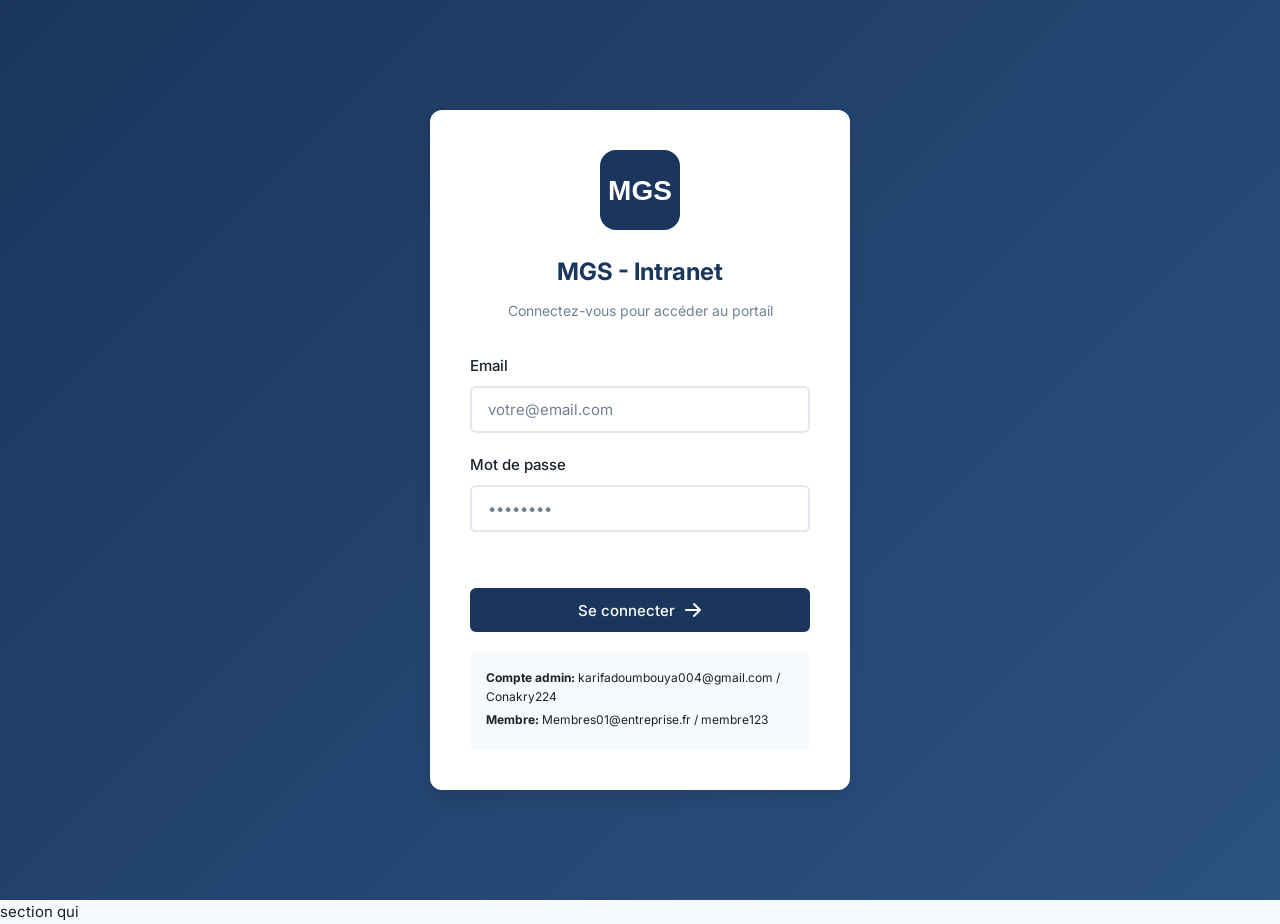
<file: index.html>
<!DOCTYPE html>
<html lang="fr">
<head>
    <meta charset="UTF-8">
    <meta name="viewport" content="width=device-width, initial-scale=1.0">
    <title>Intranet Entreprise</title>
    <link rel="preconnect" href="https://fonts.googleapis.com">
    <link rel="preconnect" href="https://fonts.gstatic.com" crossorigin>
    <link href="https://fonts.googleapis.com/css2?family=Inter:wght@300;400;500;600;700&display=swap" rel="stylesheet">
    <link rel="stylesheet" href="styles.css">
</head>
<body>
    <!-- Page de connexion -->
    <div id="login-page" class="login-container">
        <div class="login-box">
            <div class="login-header">
                <div class="logo">
                    <svg width="80" height="80" viewBox="0 0 80 80" fill="none">
                        <rect width="80" height="80" rx="16" fill="#1a365d"/>
                        <text x="40" y="50" font-family="Arial, sans-serif" font-size="28" font-weight="bold" fill="white" text-anchor="middle">MGS</text>
                    </svg>
                </div>
                <h1>MGS - Intranet</h1>
                <p>Connectez-vous pour accéder au portail</p>
            </div>
            <form id="login-form">
                <div class="form-group">
                    <label for="email">Email</label>
                    <input type="email" id="email" placeholder="votre@email.com" required>
                </div>
                <div class="form-group">
                    <label for="password">Mot de passe</label>
                    <input type="password" id="password" placeholder="••••••••" required>
                </div>
                <div id="login-error" class="error-message"></div>
                <button type="submit" class="btn btn-primary btn-block">
                    <span>Se connecter</span>
                    <svg width="20" height="20" viewBox="0 0 20 20" fill="currentColor">
                        <path fill-rule="evenodd" d="M10.293 3.293a1 1 0 011.414 0l6 6a1 1 0 010 1.414l-6 6a1 1 0 01-1.414-1.414L14.586 11H3a1 1 0 110-2h11.586l-4.293-4.293a1 1 0 010-1.414z"/>
                    </svg>
                </button>
            </form>
            <div class="login-info">
                <p><strong>Compte admin:</strong> karifadoumbouya004@gmail.com / Conakry224</p>
                <p><strong>Membre:</strong> Membres01@entreprise.fr / membre123</p>
            </div>
        </div>
    </div>

    <!-- Application principale -->section qui  
    <div id="app" class="app-container hidden">
        <!-- Sidebar -->
        <aside class="sidebar">
            <div class="sidebar-header">
                <div class="logo-small">
                    <svg width="40" height="40" viewBox="0 0 60 60" fill="none">
                        <rect width="60" height="60" rx="12" fill="white"/>
                        <text x="30" y="38" font-family="Arial, sans-serif" font-size="20" font-weight="bold" fill="#1a365d" text-anchor="middle">MGS</text>
                    </svg>
                </div>
                <span class="company-name">MGS</span>
            </div>
            <nav class="sidebar-nav">
                <a href="#" class="nav-item active" data-page="dashboard">
                    <svg width="20" height="20" viewBox="0 0 20 20" fill="currentColor">
                        <path d="M10.707 2.293a1 1 0 00-1.414 0l-7 7a1 1 0 001.414 1.414L4 10.414V17a1 1 0 001 1h2a1 1 0 001-1v-2a1 1 0 011-1h2a1 1 0 011 1v2a1 1 0 001 1h2a1 1 0 001-1v-6.586l.293.293a1 1 0 001.414-1.414l-7-7z"/>
                    </svg>
                    <span>Tableau de bord</span>
                </a>
                <a href="#" class="nav-item" data-page="informations">
                    <svg width="20" height="20" viewBox="0 0 20 20" fill="currentColor">
                        <path fill-rule="evenodd" d="M18 10a8 8 0 11-16 0 8 8 0 0116 0zm-7-4a1 1 0 11-2 0 1 1 0 012 0zM9 9a1 1 0 000 2v3a1 1 0 001 1h1a1 1 0 100-2v-3a1 1 0 00-1-1H9z"/>
                    </svg>
                    <span>Informations</span>
                </a>
                <a href="#" class="nav-item" data-page="projets">
                    <svg width="20" height="20" viewBox="0 0 20 20" fill="currentColor">
                        <path d="M2 6a2 2 0 012-2h5l2 2h5a2 2 0 012 2v6a2 2 0 01-2 2H4a2 2 0 01-2-2V6z"/>
                    </svg>
                    <span>Projets</span>
                </a>
                <a href="#" class="nav-item" data-page="reglement">
                    <svg width="20" height="20" viewBox="0 0 20 20" fill="currentColor">
                        <path fill-rule="evenodd" d="M4 4a2 2 0 012-2h4.586A2 2 0 0112 2.586L15.414 6A2 2 0 0116 7.414V16a2 2 0 01-2 2H6a2 2 0 01-2-2V4z"/>
                    </svg>
                    <span>Règlement</span>
                </a>
                <a href="#" class="nav-item" data-page="contributions">
                    <svg width="20" height="20" viewBox="0 0 20 20" fill="currentColor">
                        <path fill-rule="evenodd" d="M4 4a2 2 0 00-2 2v4a2 2 0 002 2V6h10a2 2 0 00-2-2H4zm2 6a2 2 0 012-2h8a2 2 0 012 2v4a2 2 0 01-2 2H8a2 2 0 01-2-2v-4zm6 4a2 2 0 100-4 2 2 0 000 4z"/>
                    </svg>
                    <span>Contributions</span>
                </a>
                <a href="#" class="nav-item" data-page="sanctions">
                    <svg width="20" height="20" viewBox="0 0 20 20" fill="currentColor">
                        <path fill-rule="evenodd" d="M10 18a8 8 0 100-16 8 8 0 000 16zM8.707 7.293a1 1 0 00-1.414 1.414L8.586 10l-1.293 1.293a1 1 0 101.414 1.414L10 11.414l1.293 1.293a1 1 0 001.414-1.414L11.414 10l1.293-1.293a1 1 0 00-1.414-1.414L10 8.586 8.707 7.293z"/>
                    </svg>
                    <span>Sanctions</span>
                </a>
                <a href="#" class="nav-item" data-page="taches">
                    <svg width="20" height="20" viewBox="0 0 20 20" fill="currentColor">
                        <path fill-rule="evenodd" d="M3 4a1 1 0 011-1h12a1 1 0 110 2H4a1 1 0 01-1-1zm0 4a1 1 0 011-1h12a1 1 0 110 2H4a1 1 0 01-1-1zm0 4a1 1 0 011-1h12a1 1 0 110 2H4a1 1 0 01-1-1zm0 4a1 1 0 011-1h12a1 1 0 110 2H4a1 1 0 01-1-1z"/>
                    </svg>
                    <span>Tâches</span>
                </a>
            </nav>
            <div class="sidebar-footer">
                <a href="#" class="nav-item" data-page="profil">
                    <svg width="20" height="20" viewBox="0 0 20 20" fill="currentColor">
                        <path fill-rule="evenodd" d="M10 9a3 3 0 100-6 3 3 0 000 6zm-7 9a7 7 0 1114 0H3z"/>
                    </svg>
                    <span>Mon Profil</span>
                </a>
                <button id="logout-btn" class="nav-item logout">
                    <svg width="20" height="20" viewBox="0 0 20 20" fill="currentColor">
                        <path fill-rule="evenodd" d="M3 3a1 1 0 00-1 1v12a1 1 0 102 0V4a1 1 0 00-1-1zm10.293 9.293a1 1 0 001.414 1.414l3-3a1 1 0 000-1.414l-3-3a1 1 0 10-1.414 1.414L14.586 9H7a1 1 0 100 2h7.586l-1.293 1.293z"/>
                    </svg>
                    <span>Déconnexion</span>
                </button>
            </div>
        </aside>

        <!-- Main content -->
        <main class="main-content">
            <!-- Header -->
            <header class="header">
                <button class="menu-toggle" id="menu-toggle">
                    <svg width="24" height="24" viewBox="0 0 24 24" fill="currentColor">
                        <path d="M3 18h18v-2H3v2zm0-5h18v-2H3v2zm0-7v2h18V6H3z"/>
                    </svg>
                </button>
                <div class="header-right">
                    <div class="user-info">
                        <span id="user-name">Utilisateur</span>
                        <span id="user-role" class="badge">Membre</span>
                    </div>
                    <div class="user-avatar" id="user-avatar">
                        <svg width="32" height="32" viewBox="0 0 20 20" fill="currentColor">
                            <path fill-rule="evenodd" d="M10 9a3 3 0 100-6 3 3 0 000 6zm-7 9a7 7 0 1114 0H3z"/>
                        </svg>
                    </div>
                </div>
            </header>

            <!-- Pages -->
            <div class="content">
                <!-- Dashboard -->
                <div id="page-dashboard" class="page active">
                    <h1>Tableau de bord</h1>
                    <div class="stats-grid">
                        <div class="stat-card">
                            <div class="stat-icon blue">
                                <svg width="24" height="24" viewBox="0 0 20 20" fill="currentColor">
                                    <path d="M2 6a2 2 0 012-2h5l2 2h5a2 2 0 012 2v6a2 2 0 01-2 2H4a2 2 0 01-2-2V6z"/>
                                </svg>
                            </div>
                            <div class="stat-content">
                                <span class="stat-number" id="stat-projets">0</span>
                                <span class="stat-label">Projets actifs</span>
                            </div>
                        </div>
                        <div class="stat-card">
                            <div class="stat-icon green">
                                <svg width="24" height="24" viewBox="0 0 20 20" fill="currentColor">
                                    <path fill-rule="evenodd" d="M10 18a8 8 0 100-16 8 8 0 000 16zm3.707-9.293a1 1 0 00-1.414-1.414L9 10.586 7.707 9.293a1 1 0 00-1.414 1.414l2 2a1 1 0 001.414 0l4-4z"/>
                                </svg>
                            </div>
                            <div class="stat-content">
                                <span class="stat-number" id="stat-taches-terminees">0</span>
                                <span class="stat-label">Tâches terminées</span>
                            </div>
                        </div>
                        <div class="stat-card">
                            <div class="stat-icon orange">
                                <svg width="24" height="24" viewBox="0 0 20 20" fill="currentColor">
                                    <path fill-rule="evenodd" d="M10 18a8 8 0 100-16 8 8 0 000 16zm1-12a1 1 0 10-2 0v4a1 1 0 00.293.707l2.828 2.829a1 1 0 101.415-1.415L11 9.586V6z"/>
                                </svg>
                            </div>
                            <div class="stat-content">
                                <span class="stat-number" id="stat-taches-encours">0</span>
                                <span class="stat-label">Tâches en cours</span>
                            </div>
                        </div>
                        <div class="stat-card">
                            <div class="stat-icon red">
                                <svg width="24" height="24" viewBox="0 0 20 20" fill="currentColor">
                                    <path fill-rule="evenodd" d="M10 18a8 8 0 100-16 8 8 0 000 16zM8.707 7.293a1 1 0 00-1.414 1.414L8.586 10l-1.293 1.293a1 1 0 101.414 1.414L10 11.414l1.293 1.293a1 1 0 001.414-1.414L11.414 10l1.293-1.293a1 1 0 00-1.414-1.414L10 8.586 8.707 7.293z"/>
                                </svg>
                            </div>
                            <div class="stat-content">
                                <span class="stat-number" id="stat-sanctions">0</span>
                                <span class="stat-label">Sanctions</span>
                            </div>
                        </div>
                    </div>

                    <div class="dashboard-grid">
                        <div class="card">
                            <h3>Informations récentes</h3>
                            <div id="recent-informations" class="recent-list"></div>
                        </div>
                        <div class="card">
                            <h3>Projets en cours</h3>
                            <div id="projets-encours-list" class="recent-list"></div>
                        </div>
                    </div>
                </div>

                <!-- Informations -->
                <div id="page-informations" class="page">
                    <div class="page-header">
                        <h1>Informations</h1>
                        <button class="btn btn-primary" id="add-info-btn">
                            <svg width="20" height="20" viewBox="0 0 20 20" fill="currentColor">
                                <path fill-rule="evenodd" d="M10 3a1 1 0 011 1v5h5a1 1 0 110 2h-5v5a1 1 0 11-2 0v-5H4a1 1 0 110-2h5V4a1 1 0 011-1z"/>
                            </svg>
                            Nouvelle information
                        </button>
                    </div>
                    <div class="filters">
                        <select id="filter-categorie" class="filter-select">
                            <option value="">Toutes les catégories</option>
                            <option value="communique">Communiqués</option>
                            <option value="procedure">Procédures</option>
                            <option value="document">Documents</option>
                        </select>
                        <select id="filter-priorite" class="filter-select">
                            <option value="">Toutes les priorités</option>
                            <option value="haute">Haute</option>
                            <option value="moyenne">Moyenne</option>
                            <option value="basse">Basse</option>
                        </select>
                    </div>
                    <div id="informations-list" class="cards-grid"></div>
                </div>

                <!-- Projets -->
                <div id="page-projets" class="page">
                    <div class="page-header">
                        <h1>Projets</h1>
                        <button class="btn btn-primary" id="add-projet-btn">
                            <svg width="20" height="20" viewBox="0 0 20 20" fill="currentColor">
                                <path fill-rule="evenodd" d="M10 3a1 1 0 011 1v5h5a1 1 0 110 2h-5v5a1 1 0 11-2 0v-5H4a1 1 0 110-2h5V4a1 1 0 011-1z"/>
                            </svg>
                            Nouveau projet
                        </button>
                    </div>
                    <div class="filters">
                        <select id="filter-projet-statut" class="filter-select">
                            <option value="">Tous les statuts</option>
                            <option value="planifie">Planifié</option>
                            <option value="encours">En cours</option>
                            <option value="termine">Terminé</option>
                            <option value="pause">En pause</option>
                        </select>
                    </div>
                    <div class="stats-row">
                        <div class="card stat-simple">
                            <span class="stat-number" id="total-projets">0</span>
                            <span class="stat-label">Total projets</span>
                        </div>
                        <div class="card stat-simple">
                            <span class="stat-number" id="projets-termines">0</span>
                            <span class="stat-label">Projets terminés</span>
                        </div>
                        <div class="card stat-simple">
                            <span class="stat-number" id="rendement-moyen">0%</span>
                            <span class="stat-label">Rendement moyen</span>
                        </div>
                    </div>
                    <div id="projets-list" class="cards-grid"></div>
                </div>

                <!-- Règlement -->
                <div id="page-reglement" class="page">
                    <h1>Règlement Intérieur</h1>
                    <div class="reglement-container">
                        <div class="card reglement-doc">
                            <div class="reglement-header">
                                <h2>Document officiel</h2>
                                <span class="version">Version 3.0</span>
                            </div>
                            <div class="reglement-content">
                                <h2 class="preambule-title">PRÉAMBULE</h2>
                                <p class="preambule-text">Le présent règlement intérieur complète les statuts de la MGS.<br>
                                Il définit les principes de gouvernance, les règles de fonctionnement interne, les obligations des membres ainsi que les mécanismes de discipline et de contrôle, dans le souci de garantir la bonne administration, la transparence et la performance durable de la structure.</p>
                                
                                <h2 class="titre">TITRE I : DISPOSITIONS GÉNÉRALES</h2>
                                
                                <h3 class="article">Article 1 : Champ d'application</h3>
                                <p>Le présent règlement s'applique à l'ensemble des membres, dirigeants, responsables d'organes et collaborateurs de la MGS, sans distinction de statut ou de fonction.</p>
                                
                                <h3 class="article">Article 2 : Principes directeurs</h3>
                                <p>La MGS fonde son action sur les principes suivants :</p>
                                <ul class="principes-list">
                                    <li><strong>Légalité et conformité</strong> aux textes en vigueur ;</li>
                                    <li><strong>Bonne gouvernance</strong> ;</li>
                                    <li><strong>Transparence</strong> administrative et financière ;</li>
                                    <li><strong>Responsabilité</strong> individuelle et collective ;</li>
                                    <li><strong>Culture de performance</strong> et de résultats.</li>
                                </ul>
                                
                                <h2 class="titre">TITRE II : ORGANISATION ET FONCTIONNEMENT</h2>
                                
                                <h3 class="article">Article 3 : Organes de la structure</h3>
                                <p>La MGS comprend :</p>
                                <ol class="organe-list">
                                    <li>Un organe suprême de décision ;</li>
                                    <li>Un organe exécutif chargé de la mise en œuvre ;</li>
                                    <li>Des commissions spécialisées selon les besoins.</li>
                                </ol>
                                <p>Les attributions de chaque organe sont définies par les statuts et précisées par des décisions internes.</p>
                                
                                <h3 class="article">Article 4 : Réunions</h3>
                                <ul class="reunion-list">
                                    <li>Les réunions ordinaires sont tenues périodiquement selon un calendrier établi ;</li>
                                    <li>Les réunions extraordinaires peuvent être convoquées en cas de nécessité ;</li>
                                    <li>Toute réunion donne lieu à un procès-verbal signé et archivé.</li>
                                </ul>
                                
                                <h3 class="article">Article 5 : Prise de décision</h3>
                                <p>Les décisions sont prises :</p>
                                <ul class="decision-list">
                                    <li>Soit par consensus ;</li>
                                    <li>Soit par vote à la majorité simple ou qualifiée selon l'importance de la décision.</li>
                                </ul>
                                
                                <h2 class="titre">TITRE III : MEMBRES</h2>
                                
                                <h3 class="article">Article 6 : Conditions d'adhésion</h3>
                                <p>L'adhésion est subordonnée :</p>
                                <ul class="adhésion-list">
                                    <li>À l'acceptation des statuts et du présent règlement ;</li>
                                    <li>Au paiement des droits d'adhésion et cotisations ;</li>
                                    <li>À l'engagement formel de respecter les valeurs de la MGS.</li>
                                </ul>
                                
                                <h3 class="article">Article 7 : Catégories de membres</h3>
                                <p>La MGS peut comprendre :</p>
                                <ul class="membres-list">
                                    <li>Membres fondateurs ;</li>
                                    <li>Membres actifs ;</li>
                                    <li>Membres d'honneur ;</li>
                                    <li>Partenaires associés.</li>
                                </ul>
                                <p>Les droits et obligations peuvent varier selon la catégorie.</p>
                                
                                <h2 class="titre">TITRE IV : DISCIPLINE ET ÉTHIQUE</h2>
                                
                                <h3 class="article">Article 8 : Code de conduite</h3>
                                <p>Tout membre doit :</p>
                                <ul class="conduite-list">
                                    <li>Agir avec loyauté et intégrité ;</li>
                                    <li>Éviter tout conflit d'intérêts ;</li>
                                    <li>Respecter la confidentialité des informations internes ;</li>
                                    <li>Préserver l'image et la réputation de la MGS.</li>
                                </ul>
                                
                                <h3 class="article">Article 9 : Fautes disciplinaires</h3>
                                <p>Constituent notamment des fautes :</p>
                                <ul class="fautes-list">
                                    <li>Le non-respect des décisions ;</li>
                                    <li>Le détournement ou la mauvaise gestion des ressources ;</li>
                                    <li>Les propos diffamatoires ou comportements nuisibles ;</li>
                                    <li>Le non-paiement répété des cotisations.</li>
                                </ul>
                                
                                <h2 class="titre">TITRE V : GESTION FINANCIÈRE</h2>
                                
                                <h3 class="article">Article 10 : Ressources</h3>
                                <p>Les ressources de la MGS comprennent :</p>
                                <ul class="ressources-list">
                                    <li>Les cotisations des membres (<strong>100 000 GNF par trimestre</strong>) ;</li>
                                    <li>Les dons et subventions ;</li>
                                    <li>Les produits d'activités autorisées.</li>
                                </ul>
                                
                                <h3 class="article">Article 11 : Principes de gestion</h3>
                                <p>La gestion financière repose sur :</p>
                                <ul class="gestion-list">
                                    <li>La traçabilité des opérations ;</li>
                                    <li>La séparation des fonctions d'ordonnateur et de trésorier ;</li>
                                    <li>L'établissement de rapports financiers périodiques ;</li>
                                    <li>La possibilité d'audit interne ou externe.</li>
                                </ul>
                                
                                <h2 class="titre">TITRE VI : SANCTIONS</h2>
                                
                                <h3 class="article">Article 12 : Procédure disciplinaire</h3>
                                <p>Avant toute sanction :</p>
                                <ul class="procedure-list">
                                    <li>Le membre concerné est informé des faits qui lui sont reprochés ;</li>
                                    <li>Il dispose d'un droit de réponse ;</li>
                                    <li>La décision est prise par l'organe compétent.</li>
                                </ul>
                                
                                <h3 class="article">Article 13 : Échelle des sanctions</h3>
                                <p>Les sanctions peuvent être :</p>
                                <ol class="sanctions-list">
                                    <li>Avertissement écrit ;</li>
                                    <li>Blâme ;</li>
                                    <li>Suspension temporaire ;</li>
                                    <li>Exclusion définitive.</li>
                                </ol>
                                
                                <h2 class="titre">TITRE VII : RÉVISION ET DISPOSITIONS FINALES</h2>
                                
                                <h3 class="article">Article 14 : Modification</h3>
                                <p>Toute modification du présent règlement doit être adoptée par l'organe décisionnel à la majorité requise.</p>
                                
                                <h3 class="article">Article 15 : Entrée en vigueur</h3>
                                <p>Le présent règlement intérieur entre en vigueur dès son adoption et s'impose à tous les membres.</p>
                                
                                <p class="last-update">Dernière mise à jour : <span id="reglement-date"></span></p>
                            </div>
                        </div>
                        
                        <div class="card">
                            <h3>Autres règles</h3>
                            <div id="regles-list" class="regles-list"></div>
                            <button class="btn btn-secondary" id="add-regle-btn">Ajouter une règle</button>
                        </div>
                    </div>
                </div>

                <!-- Contributions -->
                <div id="page-contributions" class="page">
                    <div class="page-header">
                        <h1>Contributions des Membres</h1>
                        <button class="btn btn-primary" id="add-contribution-btn">
                            <svg width="20" height="20" viewBox="0 0 20 20" fill="currentColor">
                                <path fill-rule="evenodd" d="M10 3a1 1 0 011 1v5h5a1 1 0 110 2h-5v5a1 1 0 11-2 0v-5H4a1 1 0 110-2h5V4a1 1 0 011-1z"/>
                            </svg>
                            Nouvelle contribution
                        </button>
                    </div>
                    
                    <div class="stats-row">
                        <div class="card stat-simple">
                            <span class="stat-number" id="total-contributions-montant">0 GNF</span>
                            <span class="stat-label">Total des contributions</span>
                        </div>
                        <div class="card stat-simple">
                            <span class="stat-number" id="total-contributions-count">0</span>
                            <span class="stat-label">Nombre de contributions</span>
                        </div>
                        <div class="card stat-simple">
                            <span class="stat-number" id="membres-contribuant">0</span>
                            <span class="stat-label">Membres contributeurs</span>
                        </div>
                    </div>

                    <div class="filters">
                        <select id="filter-contribution-membre" class="filter-select">
                            <option value="">Tous les membres</option>
                        </select>
                    </div>
                    
                    <div class="contributions-container">
                        <div class="card">
                            <h3>Historique des contributions</h3>
                            <table class="data-table">
                                <thead>
                                    <tr>
                                        <th>Membre</th>
                                        <th>Type</th>
                                        <th>Montant</th>
                                        <th>Date</th>
                                        <th>Statut</th>
                                        <th>Actions</th>
                                    </tr>
                                </thead>
                                <tbody id="contributions-table"></tbody>
                            </table>
                        </div>
                        
                        <div class="card">
                            <h3>Contributions par membre</h3>
                            <table class="data-table">
                                <thead>
                                    <tr>
                                        <th>Membre</th>
                                        <th>Total contributions</th>
                                        <th>Nombre de contributions</th>
                                    </tr>
                                </thead>
                                <tbody id="contributions-par-membre-table"></tbody>
                            </table>
                        </div>
                    </div>
                </div>

                <!-- Sanctions -->
                <div id="page-sanctions" class="page">
                    <div class="page-header">
                        <h1>Sanctions & Contributions</h1>
                        <button class="btn btn-primary" id="add-sanction-btn">
                            <svg width="20" height="20" viewBox="0 0 20 20" fill="currentColor">
                                <path fill-rule="evenodd" d="M10 3a1 1 0 011 1v5h5a1 1 0 110 2h-5v5a1 1 0 11-2 0v-5H4a1 1 0 110-2h5V4a1 1 0 011-1z"/>
                            </svg>
                            Nouvelle sanction
                        </button>
                    </div>
                    
                    <div class="stats-row">
                        <div class="card stat-simple">
                            <span class="stat-number" id="total-contributions">0 €</span>
                            <span class="stat-label">Total des contributions</span>
                        </div>
                        <div class="card stat-simple">
                            <span class="stat-number" id="total-sanctions-count">0</span>
                            <span class="stat-label">Nombre de sanctions</span>
                        </div>
                    </div>

                    <div class="filters">
                        <select id="filter-membre" class="filter-select">
                            <option value="">Tous les membres</option>
                        </select>
                    </div>
                    
                    <div class="sanctions-container">
                        <div class="card">
                            <h3>Historique des sanctions</h3>
                            <table class="data-table">
                                <thead>
                                    <tr>
                                        <th>Membre</th>
                                        <th>Motif</th>
                                        <th>Montant</th>
                                        <th>Date</th>
                                        <th>Statut</th>
                                        <th>Actions</th>
                                    </tr>
                                </thead>
                                <tbody id="sanctions-table"></tbody>
                            </table>
                        </div>
                        
                        <div class="card">
                            <h3>Contributions par membre</h3>
                            <table class="data-table">
                                <thead>
                                    <tr>
                                        <th>Membre</th>
                                        <th>Total contributions</th>
                                        <th>Nombre de sanctions</th>
                                    </tr>
                                </thead>
                                <tbody id="contributions-table"></tbody>
                            </table>
                        </div>
                    </div>
                </div>

                <!-- Tâches -->
                <div id="page-taches" class="page">
                    <div class="page-header">
                        <h1>Tâches</h1>
                        <button class="btn btn-primary" id="add-tache-btn">
                            <svg width="20" height="20" viewBox="0 0 20 20" fill="currentColor">
                                <path fill-rule="evenodd" d="M10 3a1 1 0 011 1v5h5a1 1 0 110 2h-5v5a1 1 0 11-2 0v-5H4a1 1 0 110-2h5V4a1 1 0 011-1z"/>
                            </svg>
                            Nouvelle tâche
                        </button>
                    </div>
                    <div class="filters">
                        <select id="filter-tache-statut" class="filter-select">
                            <option value="">Tous les statuts</option>
                            <option value="afaire">À faire</option>
                            <option value="encours">En cours</option>
                            <option value="termine">Terminé</option>
                        </select>
                        <select id="filter-tache-membre" class="filter-select">
                            <option value="">Tous les membres</option>
                        </select>
                    </div>
                    <div id="taches-list" class="taches-grid"></div>
                </div>

                <!-- Profil -->
                <div id="page-profil" class="page">
                    <h1>Mon Profil</h1>
                    <div class="profil-container">
                        <div class="card">
                            <div class="profil-header">
                                <div class="profil-avatar">
                                    <svg width="64" height="64" viewBox="0 0 20 20" fill="currentColor">
                                        <path fill-rule="evenodd" d="M10 9a3 3 0 100-6 3 3 0 000 6zm-7 9a7 7 0 1114 0H3z"/>
                                    </svg>
                                </div>
                                <div>
                                    <h2 id="profil-nom">Nom Prénom</h2>
                                    <span id="profil-email" class="text-muted">email@entreprise.fr</span>
                                </div>
                            </div>
                            <div class="profil-stats">
                                <div class="profil-stat">
                                    <span class="label">Rôle</span>
                                    <span class="value" id="profil-role">Membre</span>
                                </div>
                                <div class="profil-stat">
                                    <span class="label">Membre depuis</span>
                                    <span class="value" id="profil-date">Janvier 2024</span>
                                </div>
                            </div>
                        </div>
                        
                        <div class="card">
                            <h3>Modifier mes informations</h3>
                            <form id="profil-form">
                                <div class="form-group">
                                    <label for="profil-nom-input">Nom complet</label>
                                    <input type="text" id="profil-nom-input" required>
                                </div>
                                <div class="form-group">
                                    <label for="profil-email-input">Email</label>
                                    <input type="email" id="profil-email-input" required>
                                </div>
                                <div class="form-group">
                                    <label for="profil-photo-input">Photo de profil (URL)</label>
                                    <input type="url" id="profil-photo-input" placeholder="https://exemple.com/photo.jpg">
                                    <small class="text-muted">Entrez l'URL d'une image en ligne</small>
                                </div>
                                <button type="submit" class="btn btn-primary">Enregistrer</button>
                            </form>
                        </div>
                        
                        <div class="card">
                            <h3>Changer le mot de passe</h3>
                            <form id="password-form">
                                <div class="form-group">
                                    <label for="current-password">Mot de passe actuel</label>
                                    <input type="password" id="current-password">
                                </div>
                                <div class="form-group">
                                    <label for="new-password">Nouveau mot de passe</label>
                                    <input type="password" id="new-password">
                                </div>
                                <div class="form-group">
                                    <label for="confirm-password">Confirmer le mot de passe</label>
                                    <input type="password" id="confirm-password">
                                </div>
                                <button type="submit" class="btn btn-primary">Changer le mot de passe</button>
                            </form>
                        </div>
                    </div>
                </div>
            </div>
        </main>
    </div>

    <!-- Modales -->
    <div id="modal" class="modal hidden">
        <div class="modal-content">
            <div class="modal-header">
                <h2 id="modal-title">Titre</h2>
                <button class="modal-close" id="modal-close">
                    <svg width="24" height="24" viewBox="0 0 24 24" fill="currentColor">
                        <path d="M19 6.41L17.59 5 12 10.59 6.41 5 5 6.41 10.59 12 5 17.59 6.41 19 12 13.41 17.59 19 19 17.59 13.41 12z"/>
                    </svg>
                </button>
            </div>
            <div class="modal-body" id="modal-body"></div>
        </div>
    </div>

    <script src="app.js"></script>
</body>
</html>
</file>
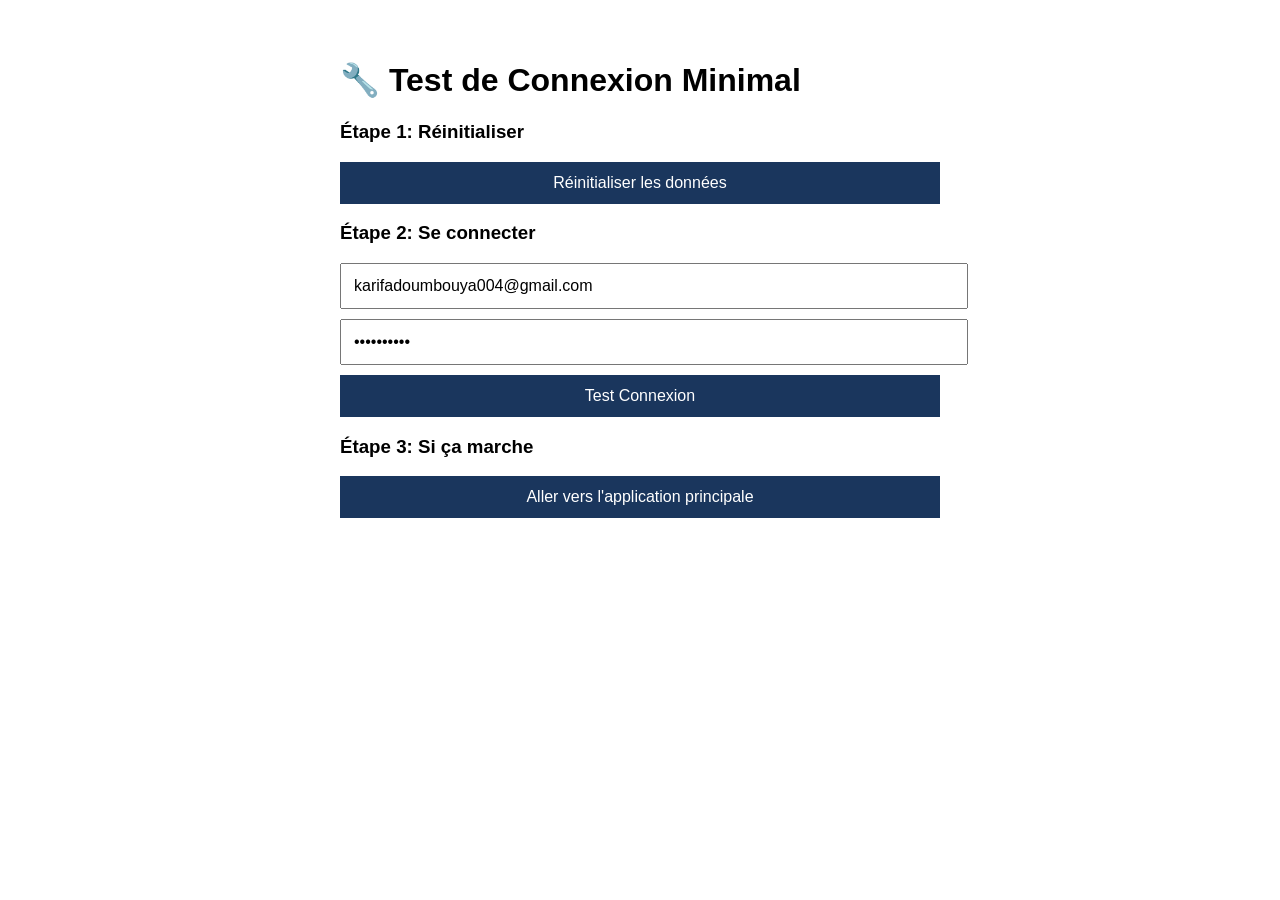
<file: connexion-simple.html>
<!DOCTYPE html>
<html lang="fr">
<head>
    <meta charset="UTF-8">
    <title>Test Connexion Simple</title>
    <style>
        body {
            font-family: Arial, sans-serif;
            padding: 40px;
            max-width: 600px;
            margin: 0 auto;
        }
        input, button {
            display: block;
            width: 100%;
            padding: 12px;
            margin: 10px 0;
            font-size: 16px;
        }
        button {
            background: #1a365d;
            color: white;
            border: none;
            cursor: pointer;
        }
        .result {
            padding: 20px;
            margin: 20px 0;
            border-radius: 8px;
        }
        .success {
            background: #d4edda;
            color: #155724;
        }
        .error {
            background: #f8d7da;
            color: #721c24;
        }
    </style>
</head>
<body>
    <h1>🔧 Test de Connexion Minimal</h1>
    
    <h3>Étape 1: Réinitialiser</h3>
    <button onclick="resetData()">Réinitialiser les données</button>
    
    <h3>Étape 2: Se connecter</h3>
    <input type="email" id="email" value="karifadoumbouya004@gmail.com" placeholder="Email">
    <input type="password" id="password" value="Conakry224" placeholder="Mot de passe">
    <button onclick="testLogin()">Test Connexion</button>
    
    <div id="result"></div>
    
    <h3>Étape 3: Si ça marche</h3>
    <button onclick="goToApp()">Aller vers l'application principale</button>

    <script>
        const DB_KEYS = {
            USERS: 'intranet_users',
            SESSION: 'intranet_session'
        };
        
        function resetData() {
            localStorage.clear();
            
            const users = [
                {
                    id: 1,
                    email: 'karifadoumbouya004@gmail.com',
                    password: 'Conakry224',
                    nom: 'Doumbouya',
                    prenom: 'Karifa',
                    role: 'admin',
                    dateInscription: '2024-01-01'
                }
            ];
            
            for (let i = 1; i <= 20; i++) {
                const num = i.toString().padStart(2, '0');
                let role = 'membre';
                if (i <= 2) role = 'cadre';
                else if (i <= 5) role = 'responsable';
                
                users.push({
                    id: i + 1,
                    email: `Membres${num}@entreprise.fr`,
                    password: 'membre123',
                    nom: `Membre${num}`,
                    prenom: 'Employe',
                    role: role,
                    dateInscription: '2024-01-01'
                });
            }
            
            localStorage.setItem(DB_KEYS.USERS, JSON.stringify(users));
            
            document.getElementById('result').innerHTML = '<div class="result success">✅ Données réinitialisées! Vous pouvez maintenant tester la connexion.</div>';
        }
        
        function testLogin() {
            const email = document.getElementById('email').value;
            const password = document.getElementById('password').value;
            
            const usersData = localStorage.getItem(DB_KEYS.USERS);
            
            if (!usersData) {
                document.getElementById('result').innerHTML = '<div class="result error">❌ Aucune donnée! Cliquez d\'abord sur "Réinitialiser les données"</div>';
                return;
            }
            
            const users = JSON.parse(usersData);
            const user = users.find(u => u.email === email && u.password === password);
            
            if (user) {
                localStorage.setItem(DB_KEYS.SESSION, JSON.stringify(user));
                document.getElementById('result').innerHTML = `
                    <div class="result success">
                        <h2>✅ Connexion Réussie!</h2>
                        <p><strong>Nom:</strong> ${user.prenom} ${user.nom}</p>
                        <p><strong>Email:</strong> ${user.email}</p>
                        <p><strong>Rôle:</strong> ${user.role}</p>
                        <p style="margin-top: 20px;">Vous pouvez maintenant aller vers l'application principale.</p>
                    </div>
                `;
            } else {
                document.getElementById('result').innerHTML = '<div class="result error">❌ Email ou mot de passe incorrect!</div>';
            }
        }
        
        function goToApp() {
            window.location.href = 'index.html';
        }
    </script>
</body>
</html>
</file>
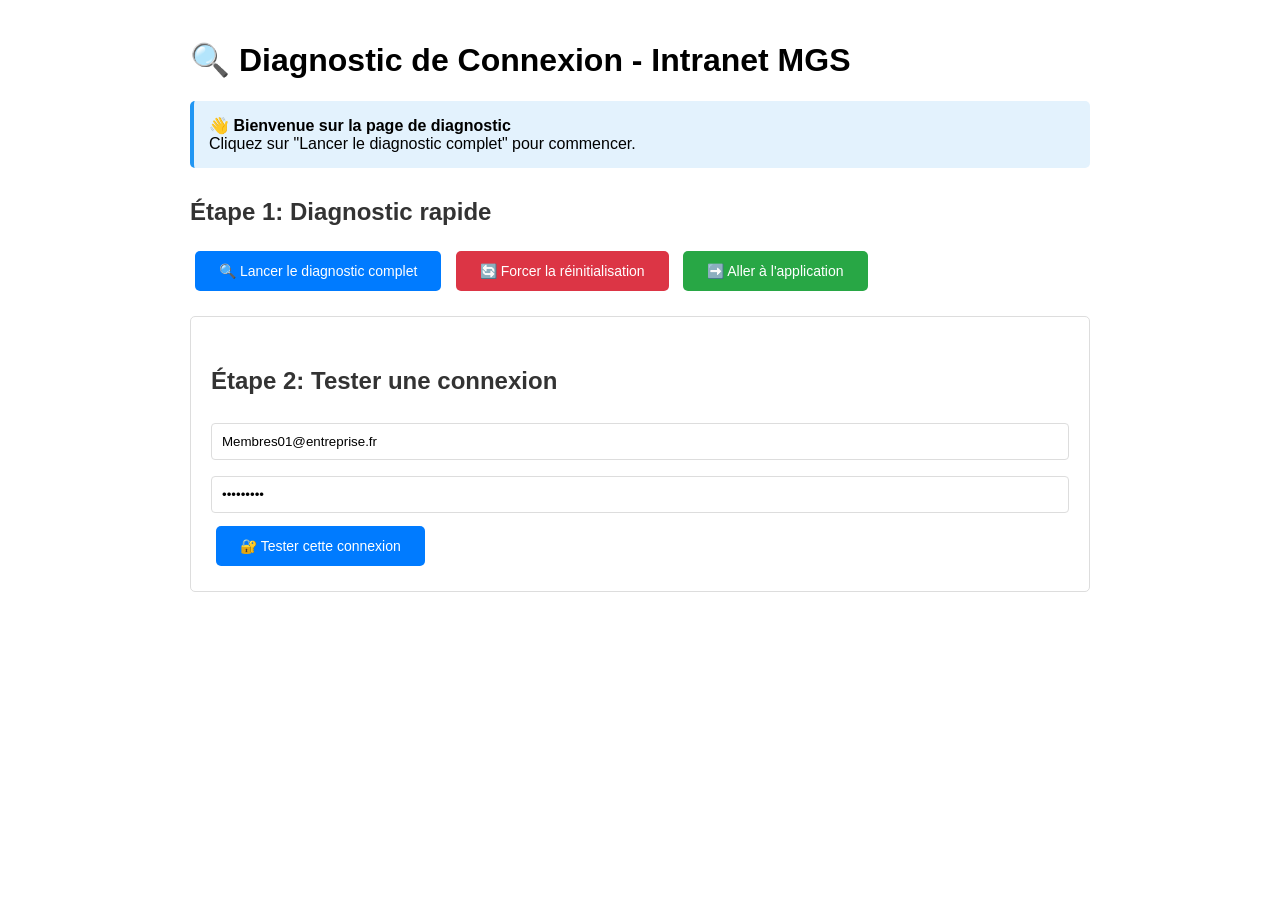
<file: diagnostic-connexion.html>
<!DOCTYPE html>
<html lang="fr">
<head>
    <meta charset="UTF-8">
    <title>Diagnostic Connexion</title>
    <style>
        body { font-family: Arial; padding: 20px; max-width: 900px; margin: 0 auto; }
        .info { padding: 15px; margin: 10px 0; border-radius: 5px; background: #e3f2fd; border-left: 4px solid #2196f3; }
        .success { background: #d4edda; border-left-color: #28a745; }
        .error { background: #f8d7da; border-left-color: #dc3545; }
        .warning { background: #fff3cd; border-left-color: #ffc107; }
        button { padding: 12px 24px; margin: 5px; background: #007bff; color: white; border: none; border-radius: 5px; cursor: pointer; font-size: 14px; }
        button:hover { background: #0056b3; }
        button.danger { background: #dc3545; }
        button.danger:hover { background: #c82333; }
        button.success { background: #28a745; }
        button.success:hover { background: #218838; }
        h2 { margin-top: 30px; color: #333; }
        pre { background: #f5f5f5; padding: 15px; border-radius: 5px; overflow-x: auto; }
        .login-form { background: white; padding: 20px; border: 1px solid #ddd; border-radius: 5px; margin: 20px 0; }
        input { width: 100%; padding: 10px; margin: 8px 0; border: 1px solid #ddd; border-radius: 4px; box-sizing: border-box; }
    </style>
</head>
<body>
    <h1>🔍 Diagnostic de Connexion - Intranet MGS</h1>
    
    <div id="status"></div>
    
    <div>
        <h2>Étape 1: Diagnostic rapide</h2>
        <button onclick="diagnostic()">🔍 Lancer le diagnostic complet</button>
        <button class="danger" onclick="forcerReinitialisation()">🔄 Forcer la réinitialisation</button>
        <button class="success" onclick="window.location.href='index.html'">➡️ Aller à l'application</button>
    </div>
    
    <div class="login-form">
        <h2>Étape 2: Tester une connexion</h2>
        <input type="email" id="test-email" placeholder="Email" value="Membres01@entreprise.fr">
        <input type="password" id="test-password" placeholder="Mot de passe" value="membre123">
        <button onclick="testerConnexion()">🔐 Tester cette connexion</button>
    </div>
    
    <div id="results"></div>
    
    <script src="app.js"></script>
    <script>
        function log(message, type = 'info') {
            const div = document.createElement('div');
            div.className = type;
            div.innerHTML = message;
            document.getElementById('results').appendChild(div);
        }
        
        function diagnostic() {
            document.getElementById('results').innerHTML = '';
            log('🔍 Début du diagnostic...', 'info');
            
            try {
                // 1. Vérifier que app.js est chargé
                if (typeof DB_KEYS === 'undefined') {
                    log('❌ ERREUR: app.js n\'est pas chargé correctement', 'error');
                    return;
                }
                log('✅ app.js est chargé', 'success');
                
                // 2. Initialiser les données
                initDefaultData();
                log('✅ initDefaultData() exécuté', 'success');
                
                // 3. Récupérer les utilisateurs
                const users = getData(DB_KEYS.USERS);
                log('✅ ' + users.length + ' utilisateurs trouvés', 'success');
                
                if (users.length === 0) {
                    log('⚠️ ATTENTION: Aucun utilisateur dans la base. Cliquez sur "Forcer la réinitialisation"', 'warning');
                    return;
                }
                
                // 4. Afficher les utilisateurs
                log('<h3>👥 Liste des utilisateurs:</h3>', 'info');
                users.forEach((user, index) => {
                    const emoji = user.role === 'admin' ? '👑' : user.role === 'cadre' ? '💼' : user.role === 'responsable' ? '📋' : '👤';
                    log(`${emoji} <strong>${user.prenom} ${user.nom}</strong><br>
                        &nbsp;&nbsp;&nbsp;📧 Email: <code>${user.email}</code><br>
                        &nbsp;&nbsp;&nbsp;🔑 Mot de passe: <code>${user.password}</code><br>
                        &nbsp;&nbsp;&nbsp;👔 Rôle: <strong>${user.role}</strong>`, 
                        index === 0 ? 'warning' : 'info');
                });
                
                // 5. Vérifier PERMISSIONS
                if (typeof PERMISSIONS === 'undefined') {
                    log('❌ ERREUR: PERMISSIONS n\'est pas défini', 'error');
                } else {
                    log('✅ PERMISSIONS est défini', 'success');
                    log('<pre>' + JSON.stringify(PERMISSIONS, null, 2) + '</pre>', 'info');
                }
                
                // 6. Vérifier localStorage
                const storageSize = new Blob(Object.values(localStorage)).size;
                log('💾 Taille du localStorage: ' + (storageSize / 1024).toFixed(2) + ' KB', 'info');
                
                log('<h3>✅ Diagnostic terminé!</h3>', 'success');
                log('Vous pouvez maintenant tester une connexion ci-dessus.', 'info');
                
            } catch (error) {
                log('❌ ERREUR: ' + error.message, 'error');
                console.error('Erreur complète:', error);
            }
        }
        
        function testerConnexion() {
            document.getElementById('status').innerHTML = '';
            
            const email = document.getElementById('test-email').value;
            const password = document.getElementById('test-password').value;
            
            log('<h3>🔐 Test de connexion...</h3>', 'info');
            log('📧 Email: <code>' + email + '</code><br>🔑 Mot de passe: <code>' + password + '</code>', 'info');
            
            try {
                const users = getData(DB_KEYS.USERS);
                log('✅ Récupération de ' + users.length + ' utilisateurs', 'success');
                
                // Recherche manuelle
                const foundUser = users.find(u => u.email === email);
                if (!foundUser) {
                    log('❌ Aucun utilisateur trouvé avec l\'email: ' + email, 'error');
                    log('⚠️ Vérifiez que l\'email est exactement: <code>Membres01@entreprise.fr</code> (sensible à la casse)', 'warning');
                    return;
                }
                
                log('✅ Utilisateur trouvé: ' + foundUser.prenom + ' ' + foundUser.nom, 'success');
                
                if (foundUser.password !== password) {
                    log('❌ Mot de passe incorrect', 'error');
                    log('Mot de passe attendu: <code>' + foundUser.password + '</code><br>Mot de passe fourni: <code>' + password + '</code>', 'error');
                    return;
                }
                
                log('✅ Mot de passe correct', 'success');
                
                // Tester la fonction login
                const result = login(email, password);
                
                if (result.success) {
                    log('✅✅✅ CONNEXION RÉUSSIE!', 'success');
                    log('👤 Utilisateur connecté: <strong>' + currentUser.prenom + ' ' + currentUser.nom + '</strong>', 'success');
                    log('👔 Rôle: <strong>' + currentUser.role + '</strong>', 'success');
                    
                    if (PERMISSIONS[currentUser.role]) {
                        log('🔓 Accès autorisé à ' + PERMISSIONS[currentUser.role].length + ' pages', 'success');
                    }
                    
                    log('<h3>✅ La connexion fonctionne correctement!</h3>', 'success');
                    log('Vous pouvez maintenant aller sur l\'application et vous connecter.', 'success');
                    
                    // Créer un bouton pour se connecter directement
                    setTimeout(() => {
                        const statusDiv = document.getElementById('status');
                        statusDiv.innerHTML = '<div class="success" style="padding: 20px; text-align: center;"><h2>✅ Connexion testée avec succès!</h2><button class="success" onclick="allerVersApp()" style="font-size: 18px; padding: 15px 30px;">➡️ Se connecter sur l\'application</button></div>';
                    }, 500);
                    
                } else {
                    log('❌ Échec de connexion: ' + result.message, 'error');
                }
                
            } catch (error) {
                log('❌ ERREUR: ' + error.message, 'error');
                console.error('Erreur complète:', error);
            }
        }
        
        function forcerReinitialisation() {
            if (!confirm('⚠️ ATTENTION: Cette action va supprimer TOUTES les données et créer de nouveaux utilisateurs.\n\nÊtes-vous sûr de vouloir continuer?')) {
                return;
            }
            
            document.getElementById('results').innerHTML = '';
            log('🔄 Réinitialisation en cours...', 'warning');
            
            // Vider complètement le localStorage
            localStorage.clear();
            log('✅ localStorage vidé', 'success');
            
            // Forcer la création des données
            initDefaultData();
            log('✅ Données réinitialisées', 'success');
            
            // Vérifier
            const users = getData(DB_KEYS.USERS);
            log('✅ ' + users.length + ' utilisateurs créés', 'success');
            
            log('<h3>✅ Réinitialisation terminée!</h3>', 'success');
            log('Cliquez sur "Lancer le diagnostic complet" pour vérifier.', 'info');
        }
        
        function allerVersApp() {
            window.location.href = 'index.html';
        }
        
        // Auto-diagnostic au chargement
        window.onload = function() {
            document.getElementById('status').innerHTML = '<div class="info"><strong>👋 Bienvenue sur la page de diagnostic</strong><br>Cliquez sur "Lancer le diagnostic complet" pour commencer.</div>';
        };
    </script>
</body>
</html>
</file>
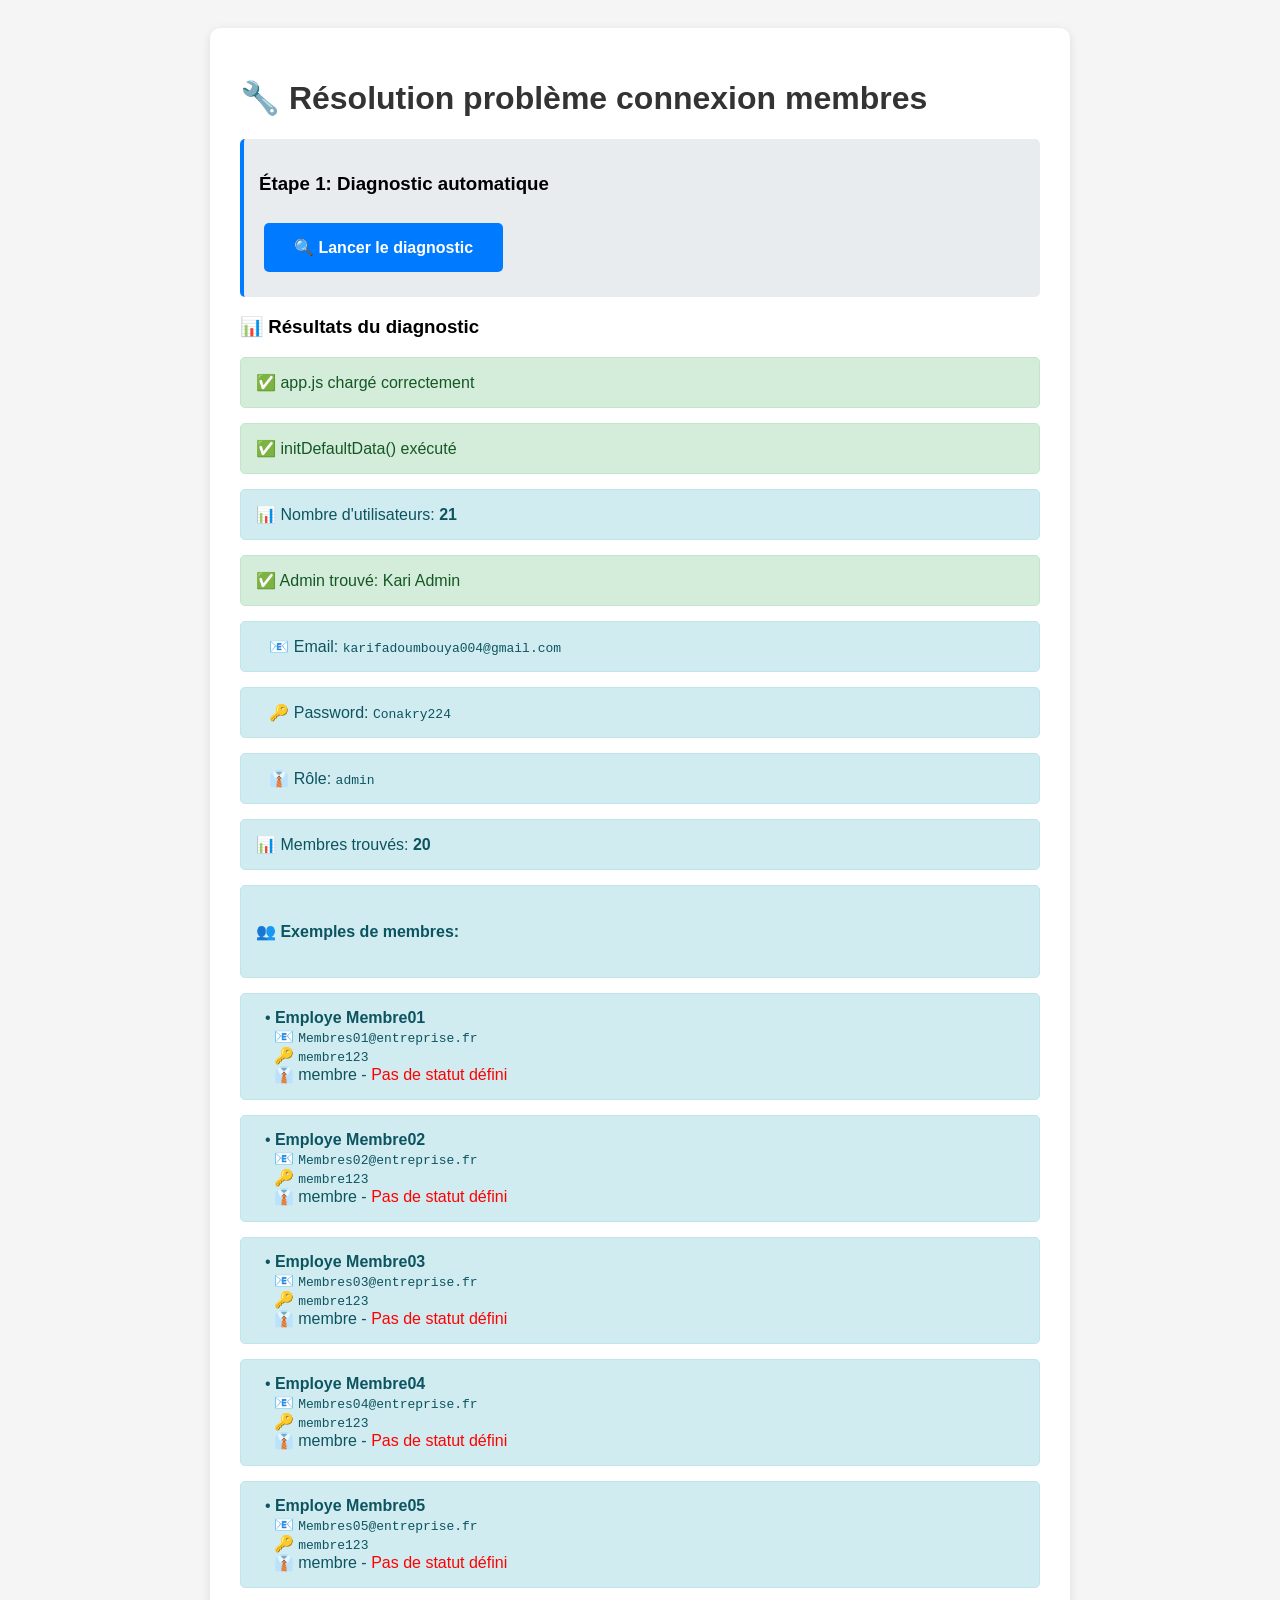
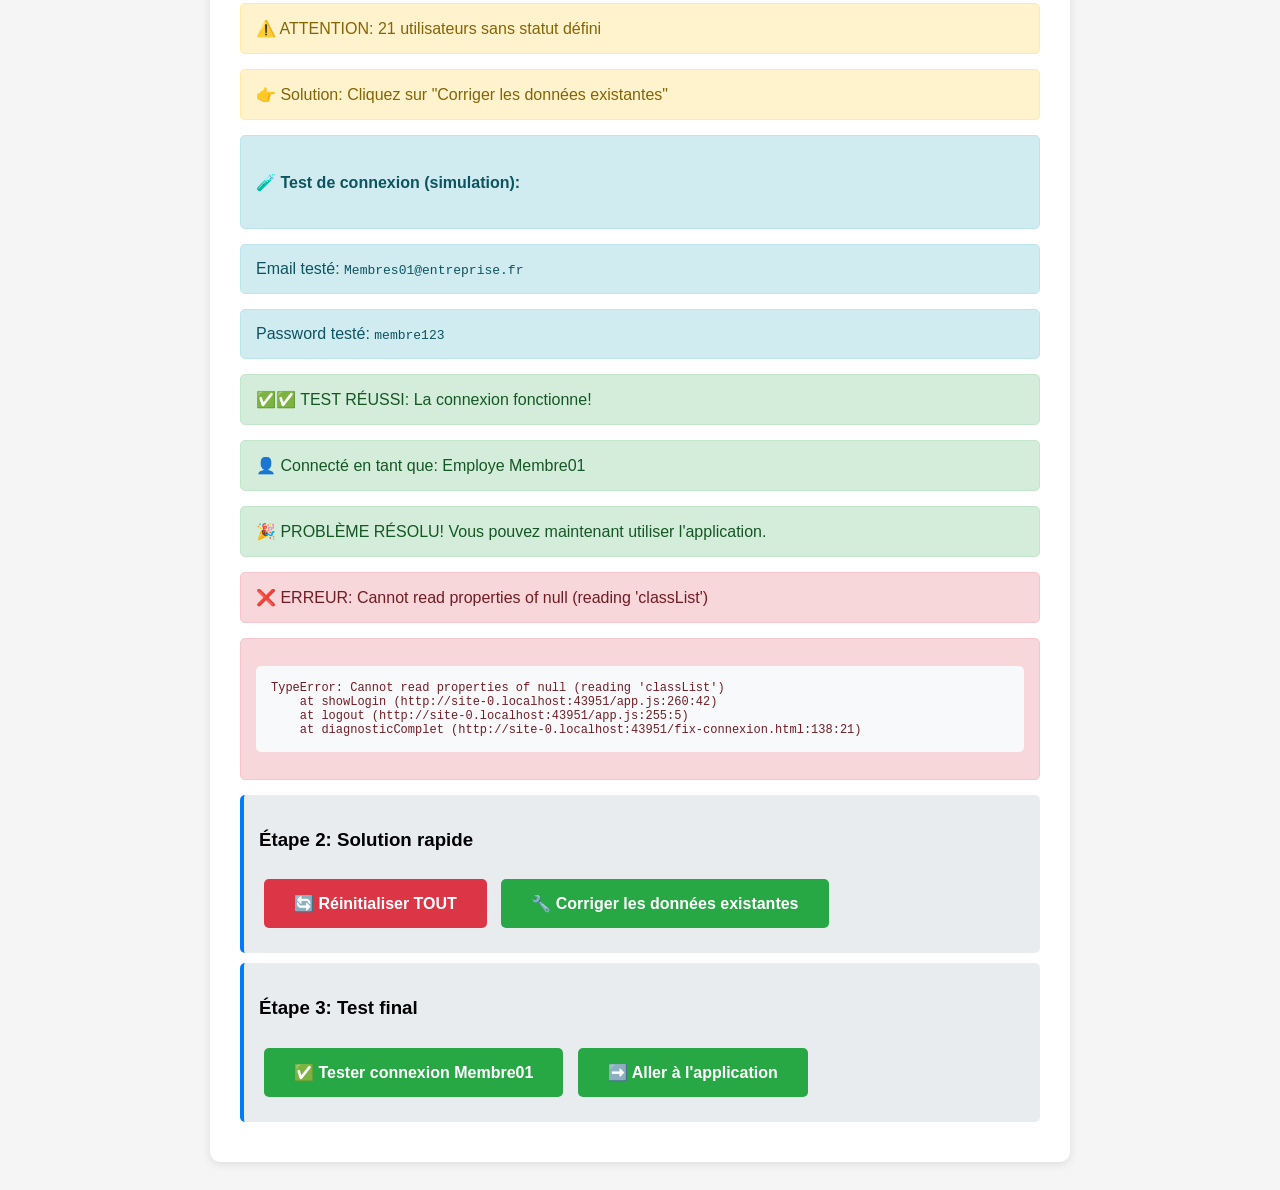
<file: fix-connexion.html>
<!DOCTYPE html>
<html lang="fr">
<head>
    <meta charset="UTF-8">
    <title>🔧 FIX Connexion Membres</title>
    <style>
        body { font-family: Arial; padding: 20px; background: #f5f5f5; }
        .container { max-width: 800px; margin: 0 auto; background: white; padding: 30px; border-radius: 10px; box-shadow: 0 2px 10px rgba(0,0,0,0.1); }
        h1 { color: #333; }
        .btn { padding: 15px 30px; margin: 10px 5px; font-size: 16px; border: none; border-radius: 5px; cursor: pointer; color: white; font-weight: bold; }
        .btn-primary { background: #007bff; }
        .btn-success { background: #28a745; }
        .btn-danger { background: #dc3545; }
        .btn:hover { opacity: 0.9; }
        .result { margin: 15px 0; padding: 15px; border-radius: 5px; }
        .success { background: #d4edda; color: #155724; border: 1px solid #c3e6cb; }
        .error { background: #f8d7da; color: #721c24; border: 1px solid #f5c6cb; }
        .info { background: #d1ecf1; color: #0c5460; border: 1px solid #bee5eb; }
        .warning { background: #fff3cd; color: #856404; border: 1px solid #ffeaa7; }
        pre { background: #f8f9fa; padding: 15px; border-radius: 5px; overflow-x: auto; font-size: 12px; }
        .step { background: #e9ecef; padding: 15px; margin: 10px 0; border-radius: 5px; border-left: 4px solid #007bff; }
    </style>
</head>
<body>
    <div class="container">
        <h1>🔧 Résolution problème connexion membres</h1>
        
        <div class="step">
            <h3>Étape 1: Diagnostic automatique</h3>
            <button class="btn btn-primary" onclick="diagnosticComplet()">🔍 Lancer le diagnostic</button>
        </div>
        
        <div id="diagnostic-results"></div>
        
        <div class="step">
            <h3>Étape 2: Solution rapide</h3>
            <button class="btn btn-danger" onclick="reinitialiserDonnees()">🔄 Réinitialiser TOUT</button>
            <button class="btn btn-success" onclick="corrigerDonnees()">🔧 Corriger les données existantes</button>
        </div>
        
        <div id="fix-results"></div>
        
        <div class="step">
            <h3>Étape 3: Test final</h3>
            <button class="btn btn-success" onclick="testerConnexionMembre()">✅ Tester connexion Membre01</button>
            <button class="btn btn-success" onclick="window.location.href='index.html'">➡️ Aller à l'application</button>
        </div>
        
        <div id="test-results"></div>
    </div>
    
    <script src="app.js"></script>
    <script>
        function log(message, type, targetId) {
            const target = document.getElementById(targetId);
            const div = document.createElement('div');
            div.className = 'result ' + type;
            div.innerHTML = message;
            target.appendChild(div);
        }
        
        function diagnosticComplet() {
            const target = document.getElementById('diagnostic-results');
            target.innerHTML = '<h3>📊 Résultats du diagnostic</h3>';
            
            try {
                // 1. Vérifier app.js
                if (typeof DB_KEYS === 'undefined') {
                    log('❌ ERREUR CRITIQUE: app.js non chargé', 'error', 'diagnostic-results');
                    return;
                }
                log('✅ app.js chargé correctement', 'success', 'diagnostic-results');
                
                // 2. Initialiser les données
                initDefaultData();
                log('✅ initDefaultData() exécuté', 'success', 'diagnostic-results');
                
                // 3. Vérifier les utilisateurs
                const users = getData(DB_KEYS.USERS);
                log('📊 Nombre d\'utilisateurs: <strong>' + users.length + '</strong>', 'info', 'diagnostic-results');
                
                if (users.length === 0) {
                    log('❌ PROBLÈME: Aucun utilisateur trouvé!', 'error', 'diagnostic-results');
                    log('👉 Solution: Cliquez sur "Réinitialiser TOUT"', 'warning', 'diagnostic-results');
                    return;
                }
                
                // 4. Vérifier l'admin
                const admin = users.find(u => u.email === 'karifadoumbouya004@gmail.com');
                if (admin) {
                    log('✅ Admin trouvé: ' + admin.prenom + ' ' + admin.nom, 'success', 'diagnostic-results');
                    log('&nbsp;&nbsp;&nbsp;📧 Email: <code>' + admin.email + '</code>', 'info', 'diagnostic-results');
                    log('&nbsp;&nbsp;&nbsp;🔑 Password: <code>' + admin.password + '</code>', 'info', 'diagnostic-results');
                    log('&nbsp;&nbsp;&nbsp;👔 Rôle: <code>' + admin.role + '</code>', 'info', 'diagnostic-results');
                } else {
                    log('❌ Admin non trouvé!', 'error', 'diagnostic-results');
                }
                
                // 5. Vérifier les membres
                const membres = users.filter(u => u.email.includes('Membres'));
                log('📊 Membres trouvés: <strong>' + membres.length + '</strong>', 'info', 'diagnostic-results');
                
                if (membres.length === 0) {
                    log('❌ PROBLÈME: Aucun membre trouvé!', 'error', 'diagnostic-results');
                    log('👉 Solution: Cliquez sur "Réinitialiser TOUT"', 'warning', 'diagnostic-results');
                    return;
                }
                
                // 6. Afficher quelques membres
                log('<h4>👥 Exemples de membres:</h4>', 'info', 'diagnostic-results');
                membres.slice(0, 5).forEach(m => {
                    const statutText = m.statut ? ' - Statut: ' + m.statut : ' - <span style="color:red;">Pas de statut défini</span>';
                    log('&nbsp;&nbsp;• <strong>' + m.prenom + ' ' + m.nom + '</strong><br>' +
                        '&nbsp;&nbsp;&nbsp;&nbsp;📧 <code>' + m.email + '</code><br>' +
                        '&nbsp;&nbsp;&nbsp;&nbsp;🔑 <code>' + m.password + '</code><br>' +
                        '&nbsp;&nbsp;&nbsp;&nbsp;👔 ' + m.role + statutText, 
                        'info', 'diagnostic-results');
                });
                
                // 7. Vérifier les statuts
                const sansStatut = users.filter(u => !u.statut);
                if (sansStatut.length > 0) {
                    log('⚠️ ATTENTION: ' + sansStatut.length + ' utilisateurs sans statut défini', 'warning', 'diagnostic-results');
                    log('👉 Solution: Cliquez sur "Corriger les données existantes"', 'warning', 'diagnostic-results');
                }
                
                // 8. Test de connexion factice
                const testUser = membres[0];
                log('<h4>🧪 Test de connexion (simulation):</h4>', 'info', 'diagnostic-results');
                log('Email testé: <code>' + testUser.email + '</code>', 'info', 'diagnostic-results');
                log('Password testé: <code>' + testUser.password + '</code>', 'info', 'diagnostic-results');
                
                const result = login(testUser.email, testUser.password);
                if (result.success) {
                    log('✅✅ TEST RÉUSSI: La connexion fonctionne!', 'success', 'diagnostic-results');
                    log('👤 Connecté en tant que: ' + currentUser.prenom + ' ' + currentUser.nom, 'success', 'diagnostic-results');
                    log('🎉 PROBLÈME RÉSOLU! Vous pouvez maintenant utiliser l\'application.', 'success', 'diagnostic-results');
                    logout(); // Se déconnecter du test
                } else {
                    log('❌ TEST ÉCHOUÉ: ' + result.message, 'error', 'diagnostic-results');
                    log('👉 Cliquez sur "Corriger les données" ou "Réinitialiser"', 'warning', 'diagnostic-results');
                }
                
            } catch (error) {
                log('❌ ERREUR: ' + error.message, 'error', 'diagnostic-results');
                log('<pre>' + error.stack + '</pre>', 'error', 'diagnostic-results');
            }
        }
        
        function reinitialiserDonnees() {
            if (!confirm('⚠️ ATTENTION!\n\nCette action va:\n- Supprimer TOUTES les données\n- Recréer 21 utilisateurs (1 admin + 20 membres)\n- Réinitialiser toutes les sections\n\nContinuer?')) {
                return;
            }
            
            const target = document.getElementById('fix-results');
            target.innerHTML = '<h3>🔄 Réinitialisation en cours...</h3>';
            
            try {
                // Vider TOUT le localStorage
                localStorage.clear();
                log('✅ localStorage vidé', 'success', 'fix-results');
                
                // Recréer les données
                initDefaultData();
                log('✅ Données recréées', 'success', 'fix-results');
                
                // Vérifier
                const users = getData(DB_KEYS.USERS);
                log('✅ ' + users.length + ' utilisateurs créés', 'success', 'fix-results');
                
                // Vérifier les statuts
                users.forEach(u => {
                    if (!u.statut) u.statut = 'actif';
                });
                saveData(DB_KEYS.USERS, users);
                log('✅ Statuts définis pour tous les utilisateurs', 'success', 'fix-results');
                
                log('🎉 RÉINITIALISATION TERMINÉE!', 'success', 'fix-results');
                log('👉 Cliquez sur "Tester connexion Membre01" pour vérifier', 'info', 'fix-results');
                
            } catch (error) {
                log('❌ ERREUR: ' + error.message, 'error', 'fix-results');
            }
        }
        
        function corrigerDonnees() {
            const target = document.getElementById('fix-results');
            target.innerHTML = '<h3>🔧 Correction des données...</h3>';
            
            try {
                const users = getData(DB_KEYS.USERS);
                
                if (users.length === 0) {
                    log('❌ Aucun utilisateur trouvé. Utilisez "Réinitialiser TOUT" à la place.', 'error', 'fix-results');
                    return;
                }
                
                let corrected = 0;
                users.forEach(u => {
                    if (!u.statut) {
                        u.statut = 'actif';
                        corrected++;
                    }
                });
                
                saveData(DB_KEYS.USERS, users);
                log('✅ ' + corrected + ' utilisateurs corrigés', 'success', 'fix-results');
                log('✅ Tous les utilisateurs ont maintenant un statut "actif"', 'success', 'fix-results');
                log('👉 Cliquez sur "Tester connexion Membre01" pour vérifier', 'info', 'fix-results');
                
            } catch (error) {
                log('❌ ERREUR: ' + error.message, 'error', 'fix-results');
            }
        }
        
        function testerConnexionMembre() {
            const target = document.getElementById('test-results');
            target.innerHTML = '<h3>🧪 Test de connexion...</h3>';
            
            try {
                const email = 'Membres01@entreprise.fr';
                const password = 'membre123';
                
                log('Email: <code>' + email + '</code>', 'info', 'test-results');
                log('Password: <code>' + password + '</code>', 'info', 'test-results');
                
                const users = getData(DB_KEYS.USERS);
                const user = users.find(u => u.email === email);
                
                if (!user) {
                    log('❌ ERREUR: Utilisateur non trouvé dans la base', 'error', 'test-results');
                    log('Emails disponibles:', 'info', 'test-results');
                    users.filter(u => u.email.includes('Membres')).slice(0, 5).forEach(u => {
                        log('&nbsp;&nbsp;• ' + u.email, 'info', 'test-results');
                    });
                    return;
                }
                
                log('✅ Utilisateur trouvé: ' + user.prenom + ' ' + user.nom, 'success', 'test-results');
                log('&nbsp;&nbsp;Password stocké: <code>' + user.password + '</code>', 'info', 'test-results');
                log('&nbsp;&nbsp;Rôle: <code>' + user.role + '</code>', 'info', 'test-results');
                log('&nbsp;&nbsp;Statut: <code>' + (user.statut || 'NON DÉFINI') + '</code>', 'info', 'test-results');
                
                const result = login(email, password);
                
                if (result.success) {
                    log('✅✅✅ SUCCÈS! CONNEXION RÉUSSIE!', 'success', 'test-results');
                    log('👤 Connecté en tant que: <strong>' + currentUser.prenom + ' ' + currentUser.nom + '</strong>', 'success', 'test-results');
                    log('👔 Rôle: <strong>' + currentUser.role + '</strong>', 'success', 'test-results');
                    
                    if (PERMISSIONS[currentUser.role]) {
                        log('🔓 Accès à ' + PERMISSIONS[currentUser.role].length + ' pages', 'success', 'test-results');
                        log('&nbsp;&nbsp;Pages: ' + PERMISSIONS[currentUser.role].join(', '), 'info', 'test-results');
                    }
                    
                    log('<div style="margin-top: 20px; padding: 20px; background: #d4edda; border: 2px solid #28a745; border-radius: 5px; text-align: center;">' +
                        '<h2 style="color: #155724; margin: 0;">🎉 PROBLÈME RÉSOLU!</h2>' +
                        '<p style="margin: 10px 0;">La connexion des membres fonctionne maintenant!</p>' +
                        '<button class="btn btn-success" onclick="window.location.href=\'index.html\'" style="font-size: 18px;">➡️ Aller sur l\'application</button>' +
                        '</div>', 'success', 'test-results');
                    
                    // Se déconnecter du test
                    setTimeout(() => logout(), 1000);
                    
                } else {
                    log('❌ ÉCHEC: ' + result.message, 'error', 'test-results');
                    
                    if (result.message.includes('bloqué')) {
                        log('⚠️ Le compte est BLOQUÉ!', 'warning', 'test-results');
                        log('Solution: Connectez-vous en admin et débloquez le compte dans "Gestion des Utilisateurs"', 'warning', 'test-results');
                    }
                }
                
            } catch (error) {
                log('❌ ERREUR: ' + error.message, 'error', 'test-results');
                log('<pre>' + error.stack + '</pre>', 'error', 'test-results');
            }
        }
        
        // Auto-lancement au chargement
        window.onload = function() {
            setTimeout(diagnosticComplet, 500);
        };
    </script>
</body>
</html>
</file>
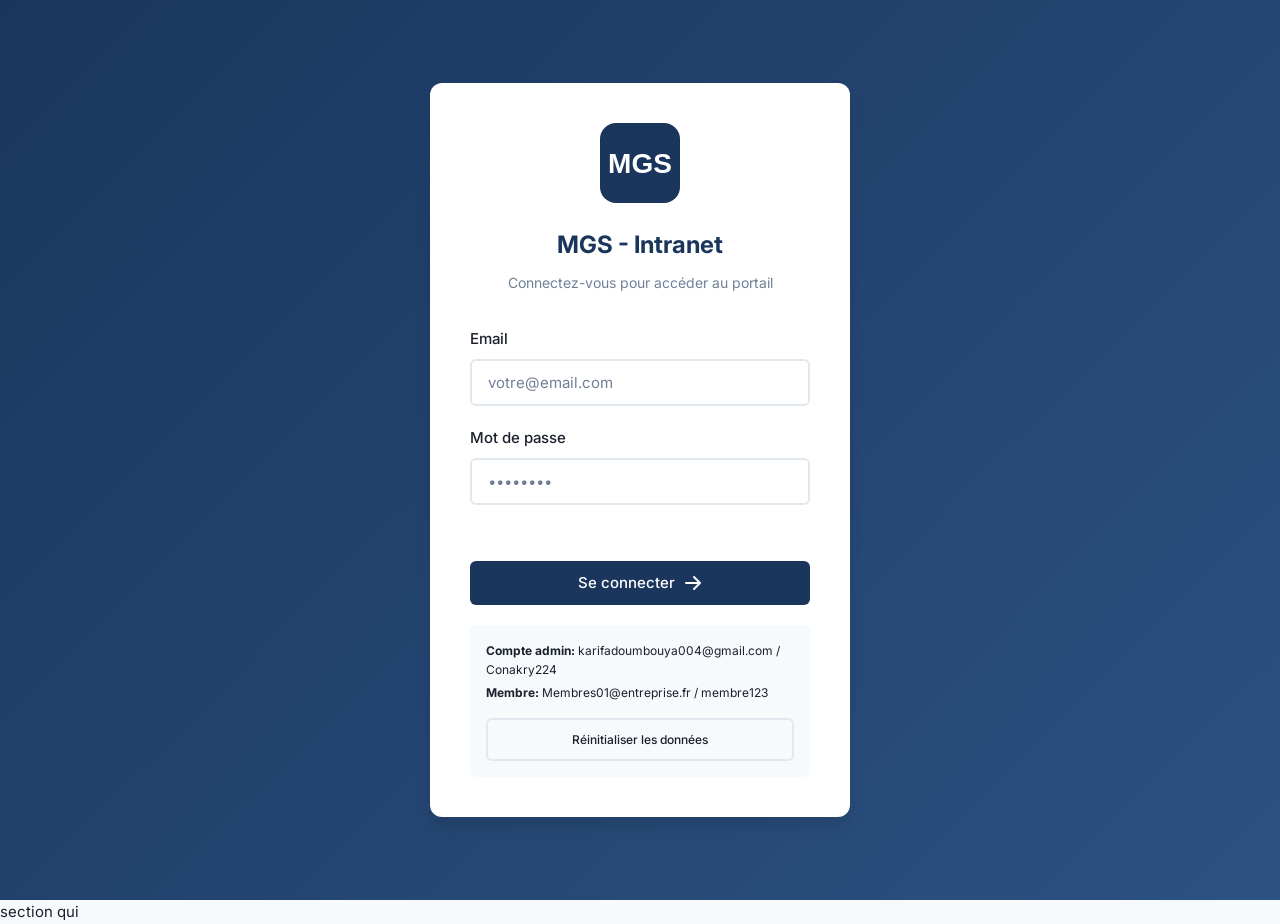
<file: index_backup.html>
<!DOCTYPE html>
<html lang="fr">
<head>
    <meta charset="UTF-8">
    <meta name="viewport" content="width=device-width, initial-scale=1.0">
    <title>Intranet Entreprise</title>
    <link rel="preconnect" href="https://fonts.googleapis.com">
    <link rel="preconnect" href="https://fonts.gstatic.com" crossorigin>
    <link href="https://fonts.googleapis.com/css2?family=Inter:wght@300;400;500;600;700&display=swap" rel="stylesheet">
    <link rel="stylesheet" href="styles.css">
</head>
<body>
    <!-- Page de connexion -->
    <div id="login-page" class="login-container">
        <div class="login-box">
            <div class="login-header">
                <div class="logo">
                    <svg width="80" height="80" viewBox="0 0 80 80" fill="none">
                        <rect width="80" height="80" rx="16" fill="#1a365d"/>
                        <text x="40" y="50" font-family="Arial, sans-serif" font-size="28" font-weight="bold" fill="white" text-anchor="middle">MGS</text>
                    </svg>
                </div>
                <h1>MGS - Intranet</h1>
                <p>Connectez-vous pour accéder au portail</p>
            </div>
            <form id="login-form">
                <div class="form-group">
                    <label for="email">Email</label>
                    <input type="email" id="email" placeholder="votre@email.com" required>
                </div>
                <div class="form-group">
                    <label for="password">Mot de passe</label>
                    <input type="password" id="password" placeholder="••••••••" required>
                </div>
                <div id="login-error" class="error-message"></div>
                <button type="submit" class="btn btn-primary btn-block">
                    <span>Se connecter</span>
                    <svg width="20" height="20" viewBox="0 0 20 20" fill="currentColor">
                        <path fill-rule="evenodd" d="M10.293 3.293a1 1 0 011.414 0l6 6a1 1 0 010 1.414l-6 6a1 1 0 01-1.414-1.414L14.586 11H3a1 1 0 110-2h11.586l-4.293-4.293a1 1 0 010-1.414z"/>
                    </svg>
                </button>
            </form>
            <div class="login-info">
                <p><strong>Compte admin:</strong> karifadoumbouya004@gmail.com / Conakry224</p>
                <p><strong>Membre:</strong> Membres01@entreprise.fr / membre123</p>
                <button id="reset-data-btn" class="btn btn-secondary btn-block" style="margin-top: 12px;">
                    Réinitialiser les données
                </button>
            </div>
        </div>
    </div>

    <!-- Application principale -->section qui  
    <div id="app" class="app-container hidden">
        <!-- Sidebar -->
        <aside class="sidebar">
            <div class="sidebar-header">
                <div class="logo-small">
                    <svg width="40" height="40" viewBox="0 0 60 60" fill="none">
                        <rect width="60" height="60" rx="12" fill="white"/>
                        <text x="30" y="38" font-family="Arial, sans-serif" font-size="20" font-weight="bold" fill="#1a365d" text-anchor="middle">MGS</text>
                    </svg>
                </div>
                <span class="company-name">MGS</span>
            </div>
            <nav class="sidebar-nav">
                <a href="#" class="nav-item active" data-page="dashboard">
                    <svg width="20" height="20" viewBox="0 0 20 20" fill="currentColor">
                        <path d="M10.707 2.293a1 1 0 00-1.414 0l-7 7a1 1 0 001.414 1.414L4 10.414V17a1 1 0 001 1h2a1 1 0 001-1v-2a1 1 0 011-1h2a1 1 0 011 1v2a1 1 0 001 1h2a1 1 0 001-1v-6.586l.293.293a1 1 0 001.414-1.414l-7-7z"/>
                    </svg>
                    <span>Tableau de bord</span>
                </a>
                <a href="#" class="nav-item" data-page="informations">
                    <svg width="20" height="20" viewBox="0 0 20 20" fill="currentColor">
                        <path fill-rule="evenodd" d="M18 10a8 8 0 11-16 0 8 8 0 0116 0zm-7-4a1 1 0 11-2 0 1 1 0 012 0zM9 9a1 1 0 000 2v3a1 1 0 001 1h1a1 1 0 100-2v-3a1 1 0 00-1-1H9z"/>
                    </svg>
                    <span>Informations</span>
                </a>
                <a href="#" class="nav-item" data-page="projets">
                    <svg width="20" height="20" viewBox="0 0 20 20" fill="currentColor">
                        <path d="M2 6a2 2 0 012-2h5l2 2h5a2 2 0 012 2v6a2 2 0 01-2 2H4a2 2 0 01-2-2V6z"/>
                    </svg>
                    <span>Projets</span>
                </a>
                <a href="#" class="nav-item" data-page="reglement">
                    <svg width="20" height="20" viewBox="0 0 20 20" fill="currentColor">
                        <path fill-rule="evenodd" d="M4 4a2 2 0 012-2h4.586A2 2 0 0112 2.586L15.414 6A2 2 0 0116 7.414V16a2 2 0 01-2 2H6a2 2 0 01-2-2V4z"/>
                    </svg>
                    <span>Règlement</span>
                </a>
                <a href="#" class="nav-item" data-page="contributions">
                    <svg width="20" height="20" viewBox="0 0 20 20" fill="currentColor">
                        <path fill-rule="evenodd" d="M4 4a2 2 0 00-2 2v4a2 2 0 002 2V6h10a2 2 0 00-2-2H4zm2 6a2 2 0 012-2h8a2 2 0 012 2v4a2 2 0 01-2 2H8a2 2 0 01-2-2v-4zm6 4a2 2 0 100-4 2 2 0 000 4z"/>
                    </svg>
                    <span>Contributions</span>
                </a>
                <a href="#" class="nav-item" data-page="cotisations">
                    <svg width="20" height="20" viewBox="0 0 20 20" fill="currentColor">
                        <path d="M8.433 7.418c.155-.103.346-.196.567-.267v1.698a2.305 2.305 0 01-.567-.267C8.07 8.34 8 8.114 8 8c0-.114.07-.34.433-.582zM11 12.849v-1.698c.22.071.412.164.567.267.364.243.433.468.433.582 0 .114-.07.34-.433.582a2.305 2.305 0 01-.567.267z"/>
                        <path fill-rule="evenodd" d="M10 18a8 8 0 100-16 8 8 0 000 16zm1-13a1 1 0 10-2 0v.092a4.535 4.535 0 00-1.676.662C6.602 6.234 6 7.009 6 8c0 .99.602 1.765 1.324 2.246.48.32 1.054.545 1.676.662v1.941c-.391-.127-.68-.317-.843-.504a1 1 0 10-1.51 1.31c.562.649 1.413 1.076 2.353 1.253V15a1 1 0 102 0v-.092a4.535 4.535 0 001.676-.662C13.398 13.766 14 12.991 14 12c0-.99-.602-1.765-1.324-2.246A4.535 4.535 0 0011 9.092V7.151c.391.127.68.317.843.504a1 1 0 101.511-1.31c-.563-.649-1.413-1.076-2.354-1.253V5z"/>
                    </svg>
                    <span>Cotisations</span>
                </a>
                <a href="#" class="nav-item" data-page="sanctions">
                    <svg width="20" height="20" viewBox="0 0 20 20" fill="currentColor">
                        <path fill-rule="evenodd" d="M10 18a8 8 0 100-16 8 8 0 000 16zM8.707 7.293a1 1 0 00-1.414 1.414L8.586 10l-1.293 1.293a1 1 0 101.414 1.414L10 11.414l1.293 1.293a1 1 0 001.414-1.414L11.414 10l1.293-1.293a1 1 0 00-1.414-1.414L10 8.586 8.707 7.293z"/>
                    </svg>
                    <span>Sanctions</span>
                </a>
                <a href="#" class="nav-item" data-page="taches">
                    <svg width="20" height="20" viewBox="0 0 20 20" fill="currentColor">
                        <path fill-rule="evenodd" d="M3 4a1 1 0 011-1h12a1 1 0 110 2H4a1 1 0 01-1-1zm0 4a1 1 0 011-1h12a1 1 0 110 2H4a1 1 0 01-1-1zm0 4a1 1 0 011-1h12a1 1 0 110 2H4a1 1 0 01-1-1zm0 4a1 1 0 011-1h12a1 1 0 110 2H4a1 1 0 01-1-1z"/>
                    </svg>
                    <span>Tâches</span>
                </a>
                <a href="#" class="nav-item" data-page="documents">
                    <svg width="20" height="20" viewBox="0 0 20 20" fill="currentColor">
                        <path fill-rule="evenodd" d="M4 4a2 2 0 012-2h4.586A2 2 0 0112 2.586L15.414 6A2 2 0 0116 7.414V16a2 2 0 01-2 2H6a2 2 0 01-2-2V4z"/>
                    </svg>
                    <span>Documents</span>
                </a>
                <a href="#" class="nav-item" data-page="messages">
                    <svg width="20" height="20" viewBox="0 0 20 20" fill="currentColor">
                        <path d="M2 5a2 2 0 012-2h12a2 2 0 012 2v10a2 2 0 01-2 2H4a2 2 0 01-2-2V5z"/>
                        <path d="M2.5 6.5L10 11l7.5-4.5"/>
                    </svg>
                    <span>Messages</span>
                </a>
                <a href="#" class="nav-item" data-page="reunions">
                    <svg width="20" height="20" viewBox="0 0 20 20" fill="currentColor">
                        <path fill-rule="evenodd" d="M6 2a1 1 0 00-1 1v1H4a2 2 0 00-2 2v10a2 2 0 002 2h12a2 2 0 002-2V6a2 2 0 00-2-2h-1V3a1 1 0 10-2 0v1H7V3a1 1 0 00-1-1zm0 5a1 1 0 000 2h8a1 1 0 100-2H6z"/>
                    </svg>
                    <span>Réunions</span>
                </a>
                <a href="#" class="nav-item" data-page="performance">
                    <svg width="20" height="20" viewBox="0 0 20 20" fill="currentColor">
                        <path d="M2 11a1 1 0 011-1h2a1 1 0 011 1v5a1 1 0 01-1 1H3a1 1 0 01-1-1v-5zM8 7a1 1 0 011-1h2a1 1 0 011 1v9a1 1 0 01-1 1H9a1 1 0 01-1-1V7zM14 4a1 1 0 011-1h2a1 1 0 011 1v12a1 1 0 01-1 1h-2a1 1 0 01-1-1V4z"/>
                    </svg>
                    <span>Performance</span>
                </a>
                <a href="#" class="nav-item" data-page="gestion" id="gestion-nav" style="display:none;">
                    <svg width="20" height="20" viewBox="0 0 20 20" fill="currentColor">
                        <path fill-rule="evenodd" d="M11.49 3.17c-.38-1.56-2.6-1.56-2.98 0a1.532 1.532 0 01-2.286.948c-1.372-.836-2.942.734-2.106 2.106.54.886.061 2.042-.947 2.287-1.561.379-1.561 2.6 0 2.978a1.532 1.532 0 01.947 2.287c-.836 1.372.734 2.942 2.106 2.106a1.532 1.532 0 012.287.947c.379 1.561 2.6 1.561 2.978 0a1.533 1.533 0 012.287-.947c1.372.836 2.942-.734 2.106-2.106a1.533 1.533 0 01.947-2.287c1.561-.379 1.561-2.6 0-2.978a1.532 1.532 0 01-.947-2.287c.836-1.372-.734-2.942-2.106-2.106a1.532 1.532 0 01-2.287-.947zM10 13a3 3 0 100-6 3 3 0 000 6z"/>
                    </svg>
                    <span>Gestion</span>
                </a>
                <a href="#" class="nav-item" data-page="audit" style="display:none;" id="audit-nav">
                    <svg width="20" height="20" viewBox="0 0 20 20" fill="currentColor">
                        <path d="M9 2a1 1 0 000 2h2a1 1 0 100-2H9z"/>
                        <path fill-rule="evenodd" d="M4 5a2 2 0 012-2 3 3 0 003 3h2a3 3 0 003-3 2 2 0 012 2v11a2 2 0 01-2 2H6a2 2 0 01-2-2V5zm3 4a1 1 0 000 2h.01a1 1 0 100-2H7zm3 0a1 1 0 000 2h3a1 1 0 100-2h-3zm-3 4a1 1 0 100 2h.01a1 1 0 100-2H7zm3 0a1 1 0 100 2h3a1 1 0 100-2h-3z"/>
                    </svg>
                    <span>Journal d'audit</span>
                </a>
            </nav>
            <div class="sidebar-footer">
                <a href="#" class="nav-item" data-page="profil">
                    <svg width="20" height="20" viewBox="0 0 20 20" fill="currentColor">
                        <path fill-rule="evenodd" d="M10 9a3 3 0 100-6 3 3 0 000 6zm-7 9a7 7 0 1114 0H3z"/>
                    </svg>
                    <span>Mon Profil</span>
                </a>
                <button id="logout-btn" class="nav-item logout">
                    <svg width="20" height="20" viewBox="0 0 20 20" fill="currentColor">
                        <path fill-rule="evenodd" d="M3 3a1 1 0 00-1 1v12a1 1 0 102 0V4a1 1 0 00-1-1zm10.293 9.293a1 1 0 001.414 1.414l3-3a1 1 0 000-1.414l-3-3a1 1 0 10-1.414 1.414L14.586 9H7a1 1 0 100 2h7.586l-1.293 1.293z"/>
                    </svg>
                    <span>Déconnexion</span>
                </button>
            </div>
        </aside>

        <!-- Main content -->
        <main class="main-content">
            <!-- Header -->
            <header class="header">
                <button class="menu-toggle" id="menu-toggle">
                    <svg width="24" height="24" viewBox="0 0 24 24" fill="currentColor">
                        <path d="M3 18h18v-2H3v2zm0-5h18v-2H3v2zm0-7v2h18V6H3z"/>
                    </svg>
                </button>
                <div class="header-right">
                    <div class="notification-icon" onclick="toggleNotifications()">
                        <svg width="24" height="24" viewBox="0 0 20 20" fill="currentColor">
                            <path d="M10 2a6 6 0 00-6 6v3.586l-.707.707A1 1 0 004 14h12a1 1 0 00.707-1.707L16 11.586V8a6 6 0 00-6-6zM10 18a3 3 0 01-3-3h6a3 3 0 01-3 3z"/>
                        </svg>
                        <span class="notification-badge" id="notification-badge" style="display:none;">0</span>
                    </div>
                    <div class="user-info">
                        <span id="user-name">Utilisateur</span>
                        <span id="user-role" class="badge">Membre</span>
                    </div>
                    <div class="user-avatar" id="user-avatar">
                        <svg width="32" height="32" viewBox="0 0 20 20" fill="currentColor">
                            <path fill-rule="evenodd" d="M10 9a3 3 0 100-6 3 3 0 000 6zm-7 9a7 7 0 1114 0H3z"/>
                        </svg>
                    </div>
                </div>
            </header>

            <!-- Pages -->
            <div class="content">
                <!-- Dashboard -->
                <div id="page-dashboard" class="page active">
                    <h1>Tableau de bord</h1>
                    <div class="stats-grid">
                        <div class="stat-card">
                            <div class="stat-icon blue">
                                <svg width="24" height="24" viewBox="0 0 20 20" fill="currentColor">
                                    <path d="M2 6a2 2 0 012-2h5l2 2h5a2 2 0 012 2v6a2 2 0 01-2 2H4a2 2 0 01-2-2V6z"/>
                                </svg>
                            </div>
                            <div class="stat-content">
                                <span class="stat-number" id="stat-projets">0</span>
                                <span class="stat-label">Projets actifs</span>
                            </div>
                        </div>
                        <div class="stat-card">
                            <div class="stat-icon green">
                                <svg width="24" height="24" viewBox="0 0 20 20" fill="currentColor">
                                    <path fill-rule="evenodd" d="M10 18a8 8 0 100-16 8 8 0 000 16zm3.707-9.293a1 1 0 00-1.414-1.414L9 10.586 7.707 9.293a1 1 0 00-1.414 1.414l2 2a1 1 0 001.414 0l4-4z"/>
                                </svg>
                            </div>
                            <div class="stat-content">
                                <span class="stat-number" id="stat-taches-terminees">0</span>
                                <span class="stat-label">Tâches terminées</span>
                            </div>
                        </div>
                        <div class="stat-card">
                            <div class="stat-icon orange">
                                <svg width="24" height="24" viewBox="0 0 20 20" fill="currentColor">
                                    <path fill-rule="evenodd" d="M10 18a8 8 0 100-16 8 8 0 000 16zm1-12a1 1 0 10-2 0v4a1 1 0 00.293.707l2.828 2.829a1 1 0 101.415-1.415L11 9.586V6z"/>
                                </svg>
                            </div>
                            <div class="stat-content">
                                <span class="stat-number" id="stat-taches-encours">0</span>
                                <span class="stat-label">Tâches en cours</span>
                            </div>
                        </div>
                        <div class="stat-card">
                            <div class="stat-icon red">
                                <svg width="24" height="24" viewBox="0 0 20 20" fill="currentColor">
                                    <path fill-rule="evenodd" d="M10 18a8 8 0 100-16 8 8 0 000 16zM8.707 7.293a1 1 0 00-1.414 1.414L8.586 10l-1.293 1.293a1 1 0 101.414 1.414L10 11.414l1.293 1.293a1 1 0 001.414-1.414L11.414 10l1.293-1.293a1 1 0 00-1.414-1.414L10 8.586 8.707 7.293z"/>
                                </svg>
                            </div>
                            <div class="stat-content">
                                <span class="stat-number" id="stat-sanctions">0</span>
                                <span class="stat-label">Sanctions</span>
                            </div>
                        </div>
                    </div>

                    <div class="dashboard-grid">
                        <div class="card">
                            <h3>Annonces récentes</h3>
                            <div id="dashboard-annonces" class="recent-list"></div>
                        </div>
                        <div class="card">
                            <h3>Mes tâches</h3>
                            <div id="dashboard-taches" class="recent-list"></div>
                        </div>
                        <div class="card">
                            <h3>Alertes importantes</h3>
                            <div id="dashboard-alertes" class="recent-list"></div>
                        </div>
                        <div class="card">
                            <h3>Notifications</h3>
                            <div id="dashboard-notifications" class="recent-list"></div>
                        </div>
                    </div>
                    
                    <div class="card">
                        <h3>Raccourcis</h3>
                        <div id="dashboard-raccourcis" class="raccourcis-grid"></div>
                    </div>
                </div>

                <!-- Informations -->
                <div id="page-informations" class="page">
                    <div class="page-header">
                        <h1>Informations</h1>
                        <button class="btn btn-primary" id="add-info-btn">
                            <svg width="20" height="20" viewBox="0 0 20 20" fill="currentColor">
                                <path fill-rule="evenodd" d="M10 3a1 1 0 011 1v5h5a1 1 0 110 2h-5v5a1 1 0 11-2 0v-5H4a1 1 0 110-2h5V4a1 1 0 011-1z"/>
                            </svg>
                            Nouvelle information
                        </button>
                    </div>
                    <div class="filters">
                        <select id="filter-categorie" class="filter-select">
                            <option value="">Toutes les catégories</option>
                            <option value="communique">Communiqués</option>
                            <option value="procedure">Procédures</option>
                            <option value="document">Documents</option>
                        </select>
                        <select id="filter-priorite" class="filter-select">
                            <option value="">Toutes les priorités</option>
                            <option value="haute">Haute</option>
                            <option value="moyenne">Moyenne</option>
                            <option value="basse">Basse</option>
                        </select>
                    </div>
                    <div id="informations-list" class="cards-grid"></div>
                </div>

                <!-- Projets -->
                <div id="page-projets" class="page">
                    <div class="page-header">
                        <h1>Projets</h1>
                        <button class="btn btn-primary" id="add-projet-btn">
                            <svg width="20" height="20" viewBox="0 0 20 20" fill="currentColor">
                                <path fill-rule="evenodd" d="M10 3a1 1 0 011 1v5h5a1 1 0 110 2h-5v5a1 1 0 11-2 0v-5H4a1 1 0 110-2h5V4a1 1 0 011-1z"/>
                            </svg>
                            Nouveau projet
                        </button>
                    </div>
                    <div class="filters">
                        <select id="filter-projet-statut" class="filter-select">
                            <option value="">Tous les statuts</option>
                            <option value="planifie">Planifié</option>
                            <option value="encours">En cours</option>
                            <option value="termine">Terminé</option>
                            <option value="pause">En pause</option>
                        </select>
                    </div>
                    <div class="stats-row">
                        <div class="card stat-simple">
                            <span class="stat-number" id="total-projets">0</span>
                            <span class="stat-label">Total projets</span>
                        </div>
                        <div class="card stat-simple">
                            <span class="stat-number" id="projets-termines">0</span>
                            <span class="stat-label">Projets terminés</span>
                        </div>
                        <div class="card stat-simple">
                            <span class="stat-number" id="rendement-moyen">0%</span>
                            <span class="stat-label">Rendement moyen</span>
                        </div>
                    </div>
                    <div id="projets-list" class="cards-grid"></div>
                </div>

                <!-- Règlement -->
                <div id="page-reglement" class="page">
                    <h1>Règlement Intérieur</h1>
                    <div class="reglement-container">
                        <div class="card reglement-doc">
                            <div class="reglement-header">
                                <h2>Document officiel</h2>
                                <span class="version">Version 3.0</span>
                            </div>
                            <div class="reglement-content">
                                <h2 class="preambule-title">PRÉAMBULE</h2>
                                <p class="preambule-text">Le présent règlement intérieur complète les statuts de la MGS.<br>
                                Il définit les principes de gouvernance, les règles de fonctionnement interne, les obligations des membres ainsi que les mécanismes de discipline et de contrôle, dans le souci de garantir la bonne administration, la transparence et la performance durable de la structure.</p>
                                
                                <h2 class="titre">TITRE I : DISPOSITIONS GÉNÉRALES</h2>
                                
                                <h3 class="article">Article 1 : Champ d'application</h3>
                                <p>Le présent règlement s'applique à l'ensemble des membres, dirigeants, responsables d'organes et collaborateurs de la MGS, sans distinction de statut ou de fonction.</p>
                                
                                <h3 class="article">Article 2 : Principes directeurs</h3>
                                <p>La MGS fonde son action sur les principes suivants :</p>
                                <ul class="principes-list">
                                    <li><strong>Légalité et conformité</strong> aux textes en vigueur ;</li>
                                    <li><strong>Bonne gouvernance</strong> ;</li>
                                    <li><strong>Transparence</strong> administrative et financière ;</li>
                                    <li><strong>Responsabilité</strong> individuelle et collective ;</li>
                                    <li><strong>Culture de performance</strong> et de résultats.</li>
                                </ul>
                                
                                <h2 class="titre">TITRE II : ORGANISATION ET FONCTIONNEMENT</h2>
                                
                                <h3 class="article">Article 3 : Organes de la structure</h3>
                                <p>La MGS comprend :</p>
                                <ol class="organe-list">
                                    <li>Un organe suprême de décision ;</li>
                                    <li>Un organe exécutif chargé de la mise en œuvre ;</li>
                                    <li>Des commissions spécialisées selon les besoins.</li>
                                </ol>
                                <p>Les attributions de chaque organe sont définies par les statuts et précisées par des décisions internes.</p>
                                
                                <h3 class="article">Article 4 : Réunions</h3>
                                <ul class="reunion-list">
                                    <li>Les réunions ordinaires sont tenues périodiquement selon un calendrier établi ;</li>
                                    <li>Les réunions extraordinaires peuvent être convoquées en cas de nécessité ;</li>
                                    <li>Toute réunion donne lieu à un procès-verbal signé et archivé.</li>
                                </ul>
                                
                                <h3 class="article">Article 5 : Prise de décision</h3>
                                <p>Les décisions sont prises :</p>
                                <ul class="decision-list">
                                    <li>Soit par consensus ;</li>
                                    <li>Soit par vote à la majorité simple ou qualifiée selon l'importance de la décision.</li>
                                </ul>
                                
                                <h2 class="titre">TITRE III : MEMBRES</h2>
                                
                                <h3 class="article">Article 6 : Conditions d'adhésion</h3>
                                <p>L'adhésion est subordonnée :</p>
                                <ul class="adhésion-list">
                                    <li>À l'acceptation des statuts et du présent règlement ;</li>
                                    <li>Au paiement des droits d'adhésion et cotisations ;</li>
                                    <li>À l'engagement formel de respecter les valeurs de la MGS.</li>
                                </ul>
                                
                                <h3 class="article">Article 7 : Catégories de membres</h3>
                                <p>La MGS peut comprendre :</p>
                                <ul class="membres-list">
                                    <li>Membres fondateurs ;</li>
                                    <li>Membres actifs ;</li>
                                    <li>Membres d'honneur ;</li>
                                    <li>Partenaires associés.</li>
                                </ul>
                                <p>Les droits et obligations peuvent varier selon la catégorie.</p>
                                
                                <h2 class="titre">TITRE IV : DISCIPLINE ET ÉTHIQUE</h2>
                                
                                <h3 class="article">Article 8 : Code de conduite</h3>
                                <p>Tout membre doit :</p>
                                <ul class="conduite-list">
                                    <li>Agir avec loyauté et intégrité ;</li>
                                    <li>Éviter tout conflit d'intérêts ;</li>
                                    <li>Respecter la confidentialité des informations internes ;</li>
                                    <li>Préserver l'image et la réputation de la MGS.</li>
                                </ul>
                                
                                <h3 class="article">Article 9 : Fautes disciplinaires</h3>
                                <p>Constituent notamment des fautes :</p>
                                <ul class="fautes-list">
                                    <li>Le non-respect des décisions ;</li>
                                    <li>Le détournement ou la mauvaise gestion des ressources ;</li>
                                    <li>Les propos diffamatoires ou comportements nuisibles ;</li>
                                    <li>Le non-paiement répété des cotisations.</li>
                                </ul>
                                
                                <h2 class="titre">TITRE V : GESTION FINANCIÈRE</h2>
                                
                                <h3 class="article">Article 10 : Ressources</h3>
                                <p>Les ressources de la MGS comprennent :</p>
                                <ul class="ressources-list">
                                    <li>Les cotisations des membres (<strong>100 000 GNF par trimestre</strong>) ;</li>
                                    <li>Les dons et subventions ;</li>
                                    <li>Les produits d'activités autorisées.</li>
                                </ul>
                                
                                <h3 class="article">Article 11 : Principes de gestion</h3>
                                <p>La gestion financière repose sur :</p>
                                <ul class="gestion-list">
                                    <li>La traçabilité des opérations ;</li>
                                    <li>La séparation des fonctions d'ordonnateur et de trésorier ;</li>
                                    <li>L'établissement de rapports financiers périodiques ;</li>
                                    <li>La possibilité d'audit interne ou externe.</li>
                                </ul>
                                
                                <h2 class="titre">TITRE VI : SANCTIONS</h2>
                                
                                <h3 class="article">Article 12 : Procédure disciplinaire</h3>
                                <p>Avant toute sanction :</p>
                                <ul class="procedure-list">
                                    <li>Le membre concerné est informé des faits qui lui sont reprochés ;</li>
                                    <li>Il dispose d'un droit de réponse ;</li>
                                    <li>La décision est prise par l'organe compétent.</li>
                                </ul>
                                
                                <h3 class="article">Article 13 : Échelle des sanctions</h3>
                                <p>Les sanctions peuvent être :</p>
                                <ol class="sanctions-list">
                                    <li>Avertissement écrit ;</li>
                                    <li>Blâme ;</li>
                                    <li>Suspension temporaire ;</li>
                                    <li>Exclusion définitive.</li>
                                </ol>
                                
                                <h2 class="titre">TITRE VII : RÉVISION ET DISPOSITIONS FINALES</h2>
                                
                                <h3 class="article">Article 14 : Modification</h3>
                                <p>Toute modification du présent règlement doit être adoptée par l'organe décisionnel à la majorité requise.</p>
                                
                                <h3 class="article">Article 15 : Entrée en vigueur</h3>
                                <p>Le présent règlement intérieur entre en vigueur dès son adoption et s'impose à tous les membres.</p>
                                
                                <p class="last-update">Dernière mise à jour : <span id="reglement-date"></span></p>
                            </div>
                        </div>
                        
                        <div class="card">
                            <h3>Autres règles</h3>
                            <div id="regles-list" class="regles-list"></div>
                            <button class="btn btn-secondary" id="add-regle-btn">Ajouter une règle</button>
                        </div>
                    </div>
                </div>

                <!-- Contributions -->
                <div id="page-contributions" class="page">
                    <div class="page-header">
                        <h1>Contributions des Membres</h1>
                        <button class="btn btn-primary" id="add-contribution-btn" style="display:none;">
                            <svg width="20" height="20" viewBox="0 0 20 20" fill="currentColor">
                                <path fill-rule="evenodd" d="M10 3a1 1 0 011 1v5h5a1 1 0 110 2h-5v5a1 1 0 11-2 0v-5H4a1 1 0 110-2h5V4a1 1 0 011-1z"/>
                            </svg>
                            Nouvelle contribution
                        </button>
                    </div>
                    
                    <div class="stats-row">
                        <div class="card stat-simple">
                            <span class="stat-number" id="total-contributions-montant">0 GNF</span>
                            <span class="stat-label">Total des contributions</span>
                        </div>
                        <div class="card stat-simple">
                            <span class="stat-number" id="total-contributions-count">0</span>
                            <span class="stat-label">Nombre de contributions</span>
                        </div>
                        <div class="card stat-simple">
                            <span class="stat-number" id="membres-contribuant">0</span>
                            <span class="stat-label">Membres contributeurs</span>
                        </div>
                    </div>

                    <div class="filters">
                        <select id="filter-contribution-membre" class="filter-select">
                            <option value="">Tous les membres</option>
                        </select>
                    </div>
                    
                    <div class="contributions-container">
                        <div class="card">
                            <h3>Historique des contributions</h3>
                            <table class="data-table">
                                <thead>
                                    <tr>
                                        <th>Membre</th>
                                        <th>Type</th>
                                        <th>Montant</th>
                                        <th>Date</th>
                                        <th>Statut</th>
                                        <th>Actions</th>
                                    </tr>
                                </thead>
                                <tbody id="contributions-table"></tbody>
                            </table>
                        </div>
                        
                        <div class="card">
                            <h3>Contributions par membre</h3>
                            <table class="data-table">
                                <thead>
                                    <tr>
                                        <th>Membre</th>
                                        <th>Total contributions</th>
                                        <th>Nombre de contributions</th>
                                    </tr>
                                </thead>
                                <tbody id="contributions-par-membre-table"></tbody>
                            </table>
                        </div>
                    </div>
                </div>

                <!-- Cotisations -->
                <div id="page-cotisations" class="page">
                    <div class="page-header">
                        <h1>Cotisations Trimestrielles</h1>
                    </div>
                    
                    <div class="stats-row">
                        <div class="card stat-simple">
                            <span class="stat-number" id="total-cotisations-du">0 GNF</span>
                            <span class="stat-label">Total à payer</span>
                        </div>
                        <div class="card stat-simple">
                            <span class="stat-number" id="total-cotisations-paye">0 GNF</span>
                            <span class="stat-label">Total payé</span>
                        </div>
                        <div class="card stat-simple">
                            <span class="stat-number" id="taux-paiement">0%</span>
                            <span class="stat-label">Taux de paiement</span>
                        </div>
                    </div>
                    
                    <div class="card">
                        <h3>Liste des cotisations (100 000 GNF par trimestre)</h3>
                        <table class="data-table">
                            <thead>
                                <tr>
                                    <th>Membre</th>
                                    <th>Trimestre</th>
                                    <th>Montant dû</th>
                                    <th>Montant payé</th>
                                    <th>Date paiement</th>
                                    <th>Statut</th>
                                    <th>Actions</th>
                                </tr>
                            </thead>
                            <tbody id="cotisations-table"></tbody>
                        </table>
                    </div>
                </div>

                <!-- Sanctions -->
                <div id="page-sanctions" class="page">
                    <div class="page-header">
                        <h1>Sanctions & Contributions</h1>
                        <button class="btn btn-primary" id="add-sanction-btn">
                            <svg width="20" height="20" viewBox="0 0 20 20" fill="currentColor">
                                <path fill-rule="evenodd" d="M10 3a1 1 0 011 1v5h5a1 1 0 110 2h-5v5a1 1 0 11-2 0v-5H4a1 1 0 110-2h5V4a1 1 0 011-1z"/>
                            </svg>
                            Nouvelle sanction
                        </button>
                    </div>
                    
                    <div class="stats-row">
                        <div class="card stat-simple">
                            <span class="stat-number" id="total-contributions">0 €</span>
                            <span class="stat-label">Total des contributions</span>
                        </div>
                        <div class="card stat-simple">
                            <span class="stat-number" id="total-sanctions-count">0</span>
                            <span class="stat-label">Nombre de sanctions</span>
                        </div>
                    </div>

                    <div class="filters">
                        <select id="filter-membre" class="filter-select">
                            <option value="">Tous les membres</option>
                        </select>
                    </div>
                    
                    <div class="sanctions-container">
                        <div class="card">
                            <h3>Historique des sanctions</h3>
                            <table class="data-table">
                                <thead>
                                    <tr>
                                        <th>Membre</th>
                                        <th>Motif</th>
                                        <th>Montant</th>
                                        <th>Date</th>
                                        <th>Statut</th>
                                        <th>Actions</th>
                                    </tr>
                                </thead>
                                <tbody id="sanctions-table"></tbody>
                            </table>
                        </div>
                        
                        <div class="card">
                            <h3>Contributions par membre</h3>
                            <table class="data-table">
                                <thead>
                                    <tr>
                                        <th>Membre</th>
                                        <th>Total contributions</th>
                                        <th>Nombre de sanctions</th>
                                    </tr>
                                </thead>
                                <tbody id="contributions-table"></tbody>
                            </table>
                        </div>
                    </div>
                </div>

                <!-- Tâches -->
                <div id="page-taches" class="page">
                    <div class="page-header">
                        <h1>Tâches</h1>
                        <button class="btn btn-primary" id="add-tache-btn">
                            <svg width="20" height="20" viewBox="0 0 20 20" fill="currentColor">
                                <path fill-rule="evenodd" d="M10 3a1 1 0 011 1v5h5a1 1 0 110 2h-5v5a1 1 0 11-2 0v-5H4a1 1 0 110-2h5V4a1 1 0 011-1z"/>
                            </svg>
                            Nouvelle tâche
                        </button>
                    </div>
                    <div class="filters">
                        <select id="filter-tache-statut" class="filter-select">
                            <option value="">Tous les statuts</option>
                            <option value="afaire">À faire</option>
                            <option value="encours">En cours</option>
                            <option value="termine">Terminé</option>
                        </select>
                        <select id="filter-tache-membre" class="filter-select">
                            <option value="">Tous les membres</option>
                        </select>
                    </div>
                    <div id="taches-list" class="taches-grid"></div>
                </div>

                <!-- Profil -->
                <div id="page-profil" class="page">
                    <h1>Mon Profil</h1>
                    <div class="profil-container">
                        <div class="card">
                            <div class="profil-header">
                                <div class="profil-avatar">
                                    <svg width="64" height="64" viewBox="0 0 20 20" fill="currentColor">
                                        <path fill-rule="evenodd" d="M10 9a3 3 0 100-6 3 3 0 000 6zm-7 9a7 7 0 1114 0H3z"/>
                                    </svg>
                                </div>
                                <div>
                                    <h2 id="profil-nom">Nom Prénom</h2>
                                    <span id="profil-email" class="text-muted">email@entreprise.fr</span>
                                </div>
                            </div>
                            <div class="profil-stats">
                                <div class="profil-stat">
                                    <span class="label">Rôle</span>
                                    <span class="value" id="profil-role">Membre</span>
                                </div>
                                <div class="profil-stat">
                                    <span class="label">Membre depuis</span>
                                    <span class="value" id="profil-date">Janvier 2024</span>
                                </div>
                            </div>
                        </div>
                        
                        <div class="card">
                            <h3>Modifier mes informations</h3>
                            <form id="profil-form">
                                <div class="form-group">
                                    <label for="profil-nom-input">Nom complet</label>
                                    <input type="text" id="profil-nom-input" required>
                                </div>
                                <div class="form-group">
                                    <label for="profil-email-input">Email</label>
                                    <input type="email" id="profil-email-input" required>
                                </div>
                                <div class="form-group">
                                    <label for="profil-photo-input">Photo de profil (URL)</label>
                                    <input type="url" id="profil-photo-input" placeholder="https://exemple.com/photo.jpg">
                                    <small class="text-muted">Entrez l'URL d'une image en ligne</small>
                                </div>
                                <button type="submit" class="btn btn-primary">Enregistrer</button>
                            </form>
                        </div>
                        
                        <div class="card">
                            <h3>Changer le mot de passe</h3>
                            <form id="password-form">
                                <div class="form-group">
                                    <label for="current-password">Mot de passe actuel</label>
                                    <input type="password" id="current-password">
                                </div>
                                <div class="form-group">
                                    <label for="new-password">Nouveau mot de passe</label>
                                    <input type="password" id="new-password">
                                </div>
                                <div class="form-group">
                                    <label for="confirm-password">Confirmer le mot de passe</label>
                                    <input type="password" id="confirm-password">
                                </div>
                                <button type="submit" class="btn btn-primary">Changer le mot de passe</button>
                            </form>
                        </div>
                    </div>
                </div>
                
                <!-- Gestion -->
                <div id="page-gestion" class="page">
                    <div class="page-header">
                        <h1>Gestion des Utilisateurs</h1>
                    </div>
                    
                    <div class="card">
                        <h3>Liste des utilisateurs</h3>
                        <table class="data-table">
                            <thead>
                                <tr>
                                    <th>Nom</th>
                                    <th>Email</th>
                                    <th>Rôle</th>
                                    <th>Date inscription</th>
                                    <th>Actions</th>
                                </tr>
                            </thead>
                            <tbody id="gestion-users-table"></tbody>
                        </table>
                    </div>
                </div>
                
                <!-- Documents -->
                <div id="page-documents" class="page">
                    <div class="page-header">
                        <h1>Gestion des Documents</h1>
                        <button class="btn btn-primary" id="add-document-btn" style="display:none;">
                            <svg width="20" height="20" viewBox="0 0 20 20" fill="currentColor">
                                <path fill-rule="evenodd" d="M10 3a1 1 0 011 1v5h5a1 1 0 110 2h-5v5a1 1 0 11-2 0v-5H4a1 1 0 110-2h5V4a1 1 0 011-1z"/>
                            </svg>
                            Ajouter un document
                        </button>
                    </div>
                    
                    <div class="filters">
                        <select id="filter-document-category" class="filter-select">
                            <option value="">Toutes les catégories</option>
                        </select>
                    </div>
                    
                    <div id="documents-list"></div>
                </div>
                
                <!-- Messages -->
                <div id="page-messages" class="page">
                    <div class="page-header">
                        <h1>Communication Interne</h1>
                        <button class="btn btn-primary" id="add-message-btn">
                            <svg width="20" height="20" viewBox="0 0 20 20" fill="currentColor">
                                <path fill-rule="evenodd" d="M10 3a1 1 0 011 1v5h5a1 1 0 110 2h-5v5a1 1 0 11-2 0v-5H4a1 1 0 110-2h5V4a1 1 0 011-1z"/>
                            </svg>
                            Publier un message
                        </button>
                    </div>
                    
                    <div id="messages-list"></div>
                </div>
                
                <!-- Réunions -->
                <div id="page-reunions" class="page">
                    <div class="page-header">
                        <h1>Planning des Réunions</h1>
                        <button class="btn btn-primary" id="add-reunion-btn" style="display:none;">
                            <svg width="20" height="20" viewBox="0 0 20 20" fill="currentColor">
                                <path fill-rule="evenodd" d="M10 3a1 1 0 011 1v5h5a1 1 0 110 2h-5v5a1 1 0 11-2 0v-5H4a1 1 0 110-2h5V4a1 1 0 011-1z"/>
                            </svg>
                            Planifier une réunion
                        </button>
                    </div>
                    
                    <div id="reunions-list" class="reunions-grid"></div>
                </div>
                
                <!-- Performance -->
                <div id="page-performance" class="page">
                    <div class="page-header">
                        <h1>Suivi de Performance</h1>
                    </div>
                    
                    <div id="performance-container"></div>
                </div>
                
                <!-- Audit -->
                <div id="page-audit" class="page">
                    <div class="page-header">
                        <h1>Journal d'Audit</h1>
                    </div>
                    
                    <div class="card">
                        <h3>Historique des actions</h3>
                        <table class="data-table">
                            <thead>
                                <tr>
                                    <th>Date</th>
                                    <th>Utilisateur</th>
                                    <th>Action</th>
                                    <th>Détails</th>
                                </tr>
                            </thead>
                            <tbody id="audit-log-table"></tbody>
                        </table>
                    </div>
                </div>
            </div>
        </main>
    </div>

    <!-- Modales -->
    <div id="modal" class="modal hidden">
        <div class="modal-content">
            <div class="modal-header">
                <h2 id="modal-title">Titre</h2>
                <button class="modal-close" id="modal-close">
                    <svg width="24" height="24" viewBox="0 0 24 24" fill="currentColor">
                        <path d="M19 6.41L17.59 5 12 10.59 6.41 5 5 6.41 10.59 12 5 17.59 6.41 19 12 13.41 17.59 19 19 17.59 13.41 12z"/>
                    </svg>
                </button>
            </div>
            <div class="modal-body" id="modal-body"></div>
        </div>
    </div>

    <script src="app.js"></script>
    <script src="app-extended.js"></script>
</body>
</html>
</file>
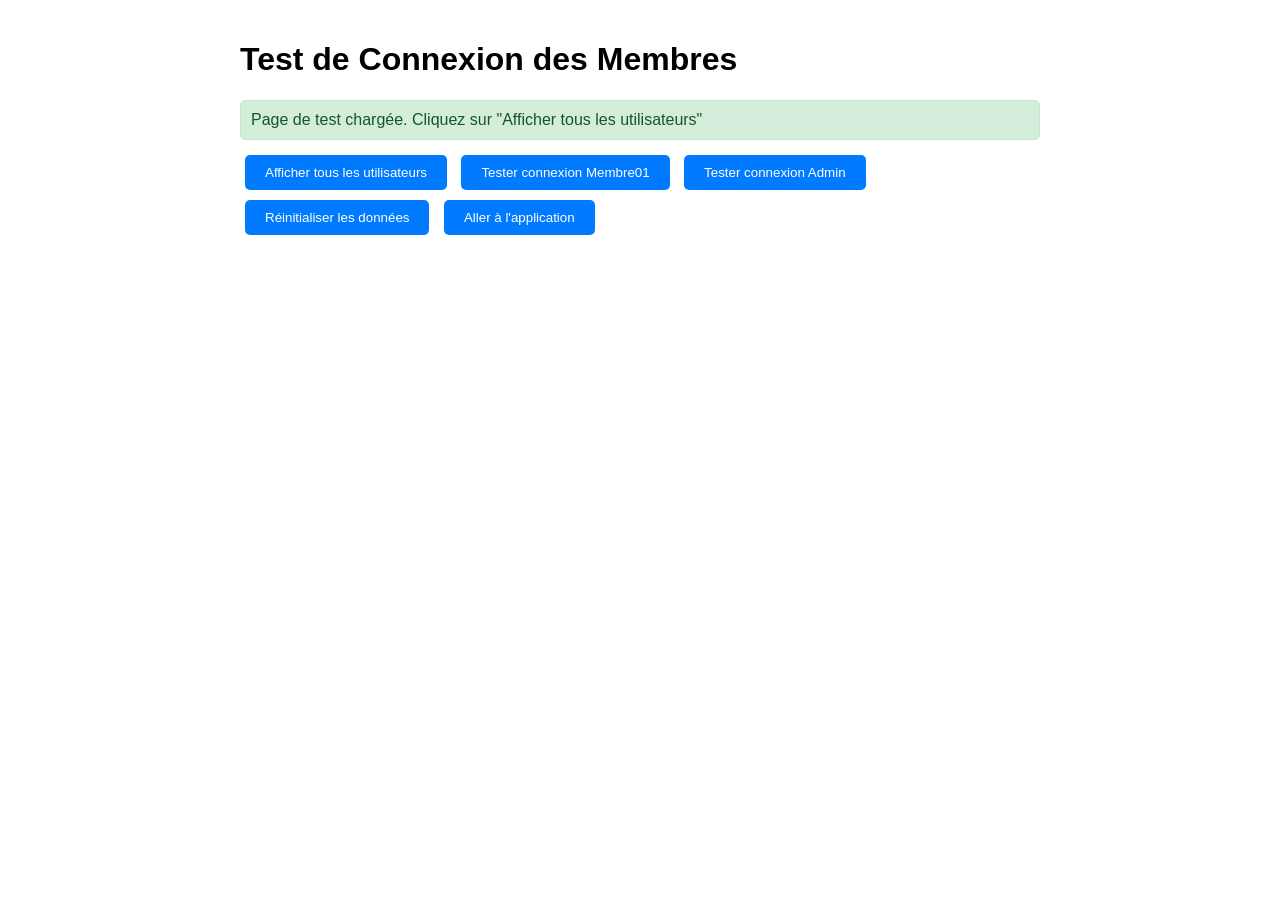
<file: test-membres.html>
<!DOCTYPE html>
<html lang="fr">
<head>
    <meta charset="UTF-8">
    <meta name="viewport" content="width=device-width, initial-scale=1.0">
    <title>Test Connexion Membres</title>
    <style>
        body {
            font-family: Arial, sans-serif;
            padding: 20px;
            max-width: 800px;
            margin: 0 auto;
        }
        .test-result {
            padding: 10px;
            margin: 10px 0;
            border-radius: 5px;
        }
        .success {
            background: #d4edda;
            color: #155724;
            border: 1px solid #c3e6cb;
        }
        .error {
            background: #f8d7da;
            color: #721c24;
            border: 1px solid #f5c6cb;
        }
        button {
            padding: 10px 20px;
            background: #007bff;
            color: white;
            border: none;
            border-radius: 5px;
            cursor: pointer;
            margin: 5px;
        }
        button:hover {
            background: #0056b3;
        }
        table {
            width: 100%;
            border-collapse: collapse;
            margin: 20px 0;
        }
        th, td {
            border: 1px solid #ddd;
            padding: 8px;
            text-align: left;
        }
        th {
            background: #007bff;
            color: white;
        }
        tr:nth-child(even) {
            background: #f9f9f9;
        }
    </style>
</head>
<body>
    <h1>Test de Connexion des Membres</h1>
    
    <div id="test-results"></div>
    
    <button onclick="afficherTousLesUtilisateurs()">Afficher tous les utilisateurs</button>
    <button onclick="testerConnexionMembre()">Tester connexion Membre01</button>
    <button onclick="testerConnexionAdmin()">Tester connexion Admin</button>
    <button onclick="resetData()">Réinitialiser les données</button>
    <button onclick="window.location.href='index.html'">Aller à l'application</button>
    
    <div id="users-table"></div>
    
    <script src="app.js"></script>
    <script>
        function addResult(message, isSuccess) {
            const results = document.getElementById('test-results');
            const div = document.createElement('div');
            div.className = 'test-result ' + (isSuccess ? 'success' : 'error');
            div.textContent = message;
            results.appendChild(div);
        }
        
        function afficherTousLesUtilisateurs() {
            document.getElementById('test-results').innerHTML = '';
            
            try {
                initDefaultData();
                const users = getData(DB_KEYS.USERS);
                
                if (users.length === 0) {
                    addResult('✗ Aucun utilisateur trouvé dans la base de données', false);
                    return;
                }
                
                addResult('✓ ' + users.length + ' utilisateur(s) trouvé(s)', true);
                
                let tableHTML = '<h2>Liste des utilisateurs</h2>';
                tableHTML += '<table>';
                tableHTML += '<tr><th>ID</th><th>Email</th><th>Mot de passe</th><th>Nom</th><th>Prénom</th><th>Rôle</th><th>Action</th></tr>';
                
                users.forEach(user => {
                    tableHTML += '<tr>';
                    tableHTML += '<td>' + user.id + '</td>';
                    tableHTML += '<td>' + user.email + '</td>';
                    tableHTML += '<td>' + user.password + '</td>';
                    tableHTML += '<td>' + user.nom + '</td>';
                    tableHTML += '<td>' + user.prenom + '</td>';
                    tableHTML += '<td>' + user.role + '</td>';
                    tableHTML += '<td><button onclick="testerConnexionUtilisateur(\'' + user.email + '\', \'' + user.password + '\')">Tester</button></td>';
                    tableHTML += '</tr>';
                });
                
                tableHTML += '</table>';
                document.getElementById('users-table').innerHTML = tableHTML;
                
            } catch (error) {
                addResult('✗ Erreur: ' + error.message, false);
                console.error('Erreur complète:', error);
            }
        }
        
        function testerConnexionUtilisateur(email, password) {
            document.getElementById('test-results').innerHTML = '';
            
            try {
                addResult('Test de connexion pour: ' + email, true);
                
                const result = login(email, password);
                
                if (result.success) {
                    addResult('✓ Connexion réussie!', true);
                    addResult('  Utilisateur: ' + currentUser.prenom + ' ' + currentUser.nom, true);
                    addResult('  Rôle: ' + currentUser.role, true);
                    
                    // Tester les permissions
                    if (PERMISSIONS[currentUser.role]) {
                        addResult('  Permissions: ' + PERMISSIONS[currentUser.role].length + ' pages autorisées', true);
                        addResult('  Pages: ' + PERMISSIONS[currentUser.role].join(', '), true);
                    } else {
                        addResult('✗ Aucune permission définie pour le rôle ' + currentUser.role, false);
                    }
                } else {
                    addResult('✗ Échec de connexion: ' + result.message, false);
                }
                
            } catch (error) {
                addResult('✗ Erreur: ' + error.message, false);
                console.error('Erreur complète:', error);
            }
        }
        
        function testerConnexionMembre() {
            testerConnexionUtilisateur('Membres01@entreprise.fr', 'membre123');
        }
        
        function testerConnexionAdmin() {
            testerConnexionUtilisateur('karifadoumbouya004@gmail.com', 'Conakry224');
        }
        
        function resetData() {
            if (confirm('Voulez-vous vraiment réinitialiser toutes les données ?')) {
                Object.values(DB_KEYS).forEach(key => {
                    localStorage.removeItem(key);
                });
                addResult('✓ Données réinitialisées', true);
                addResult('Cliquez sur "Afficher tous les utilisateurs" pour recharger', true);
                document.getElementById('users-table').innerHTML = '';
            }
        }
        
        // Auto-affichage au chargement
        window.onload = function() {
            addResult('Page de test chargée. Cliquez sur "Afficher tous les utilisateurs"', true);
        };
    </script>
</body>
</html>
</file>
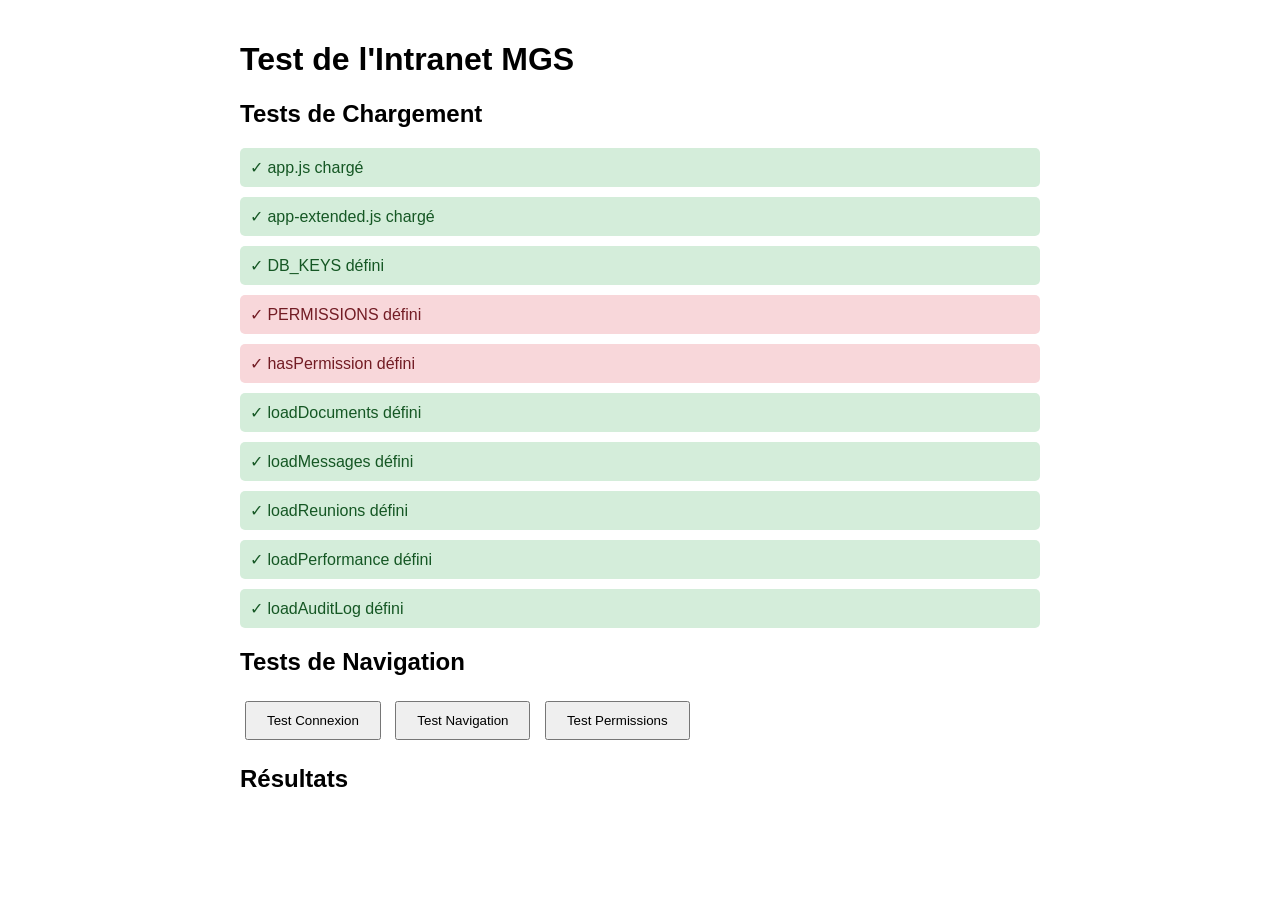
<file: test.html>
<!DOCTYPE html>
<html lang="fr">
<head>
    <meta charset="UTF-8">
    <meta name="viewport" content="width=device-width, initial-scale=1.0">
    <title>Test Intranet</title>
    <style>
        body {
            font-family: Arial, sans-serif;
            padding: 20px;
            max-width: 800px;
            margin: 0 auto;
        }
        .test-result {
            padding: 10px;
            margin: 10px 0;
            border-radius: 5px;
        }
        .success {
            background: #d4edda;
            color: #155724;
        }
        .error {
            background: #f8d7da;
            color: #721c24;
        }
        button {
            padding: 10px 20px;
            margin: 5px;
            cursor: pointer;
        }
    </style>
</head>
<body>
    <h1>Test de l'Intranet MGS</h1>
    
    <h2>Tests de Chargement</h2>
    <div id="tests"></div>
    
    <h2>Tests de Navigation</h2>
    <button onclick="testLogin()">Test Connexion</button>
    <button onclick="testNavigation()">Test Navigation</button>
    <button onclick="testPermissions()">Test Permissions</button>
    
    <h2>Résultats</h2>
    <div id="results"></div>

    <script src="app.js"></script>
    <script src="app-extended.js"></script>
    <script>
        const testsDiv = document.getElementById('tests');
        const resultsDiv = document.getElementById('results');
        
        function addResult(message, isSuccess) {
            const div = document.createElement('div');
            div.className = 'test-result ' + (isSuccess ? 'success' : 'error');
            div.textContent = message;
            testsDiv.appendChild(div);
        }
        
        // Tests au chargement
        addResult('✓ app.js chargé', typeof getData === 'function');
        addResult('✓ app-extended.js chargé', typeof loadDashboardExtended === 'function');
        addResult('✓ DB_KEYS défini', typeof DB_KEYS === 'object');
        addResult('✓ PERMISSIONS défini', typeof PERMISSIONS === 'object');
        addResult('✓ hasPermission défini', typeof hasPermission === 'function');
        addResult('✓ loadDocuments défini', typeof loadDocuments === 'function');
        addResult('✓ loadMessages défini', typeof loadMessages === 'function');
        addResult('✓ loadReunions défini', typeof loadReunions === 'function');
        addResult('✓ loadPerformance défini', typeof loadPerformance === 'function');
        addResult('✓ loadAuditLog défini', typeof loadAuditLog === 'function');
        
        function testLogin() {
            resultsDiv.innerHTML = '<h3>Test de Connexion</h3>';
            const result = login('karifadoumbouya004@gmail.com', 'Conakry224');
            
            if (result.success) {
                resultsDiv.innerHTML += '<div class="test-result success">✓ Connexion réussie!</div>';
                resultsDiv.innerHTML += '<div class="test-result success">Utilisateur: ' + currentUser.prenom + ' ' + currentUser.nom + '</div>';
                resultsDiv.innerHTML += '<div class="test-result success">Rôle: ' + currentUser.role + '</div>';
            } else {
                resultsDiv.innerHTML += '<div class="test-result error">✗ Échec de connexion: ' + result.message + '</div>';
            }
        }
        
        function testNavigation() {
            resultsDiv.innerHTML = '<h3>Test de Navigation</h3>';
            const pages = ['dashboard', 'informations', 'projets', 'documents', 'messages', 'reunions', 'performance', 'gestion', 'audit'];
            
            pages.forEach(page => {
                try {
                    const canAccess = hasPermission(page);
                    resultsDiv.innerHTML += '<div class="test-result ' + (canAccess ? 'success' : 'error') + '">' + 
                        page + ': ' + (canAccess ? '✓ Accès autorisé' : '✗ Accès refusé') + '</div>';
                } catch (e) {
                    resultsDiv.innerHTML += '<div class="test-result error">' + page + ': Erreur - ' + e.message + '</div>';
                }
            });
        }
        
        function testPermissions() {
            resultsDiv.innerHTML = '<h3>Test des Permissions</h3>';
            if (!currentUser) {
                resultsDiv.innerHTML += '<div class="test-result error">Connectez-vous d\'abord!</div>';
                return;
            }
            
            const userPerms = PERMISSIONS[currentUser.role] || [];
            resultsDiv.innerHTML += '<div class="test-result success">Rôle: ' + currentUser.role + '</div>';
            resultsDiv.innerHTML += '<div class="test-result success">Permissions: ' + userPerms.join(', ') + '</div>';
        }
    </script>
</body>
</html>
</file>
<file: styles.css>
/* ==================== Variables ==================== */
:root {
    --primary: #1a365d;
    --secondary: #2d3748;
    --accent: #38a169;
    --warning: #d69e2e;
    --danger: #e53e3e;
    --background: #f7fafc;
    --card: #ffffff;
    --text-primary: #1a202c;
    --text-secondary: #718096;
    --border: #e2e8f0;
    
    --shadow-sm: 0 1px 3px rgba(0,0,0,0.1);
    --shadow-md: 0 4px 6px rgba(0,0,0,0.1);
    --shadow-lg: 0 10px 15px rgba(0,0,0,0.1);
    
    --radius-sm: 4px;
    --radius-md: 6px;
    --radius-lg: 8px;
    --radius-xl: 12px;
    
    --sidebar-width: 280px;
    --header-height: 70px;
    
    --transition: all 0.2s ease;
}

/* ==================== Reset ==================== */
*, *::before, *::after {
    box-sizing: border-box;
    margin: 0;
    padding: 0;
}

html {
    font-size: 15px;
}

body {
    font-family: 'Inter', -apple-system, BlinkMacSystemFont, 'Segoe UI', Roboto, sans-serif;
    background: var(--background);
    color: var(--text-primary);
    line-height: 1.6;
    min-height: 100vh;
}

a {
    text-decoration: none;
    color: inherit;
}

button {
    cursor: pointer;
    border: none;
    background: none;
    font-family: inherit;
    font-size: inherit;
}

input, select, textarea {
    font-family: inherit;
    font-size: inherit;
}

ul, ol {
    list-style: none;
}

/* ==================== Utility Classes ==================== */
.hidden {
    display: none !important;
}

.text-muted {
    color: var(--text-secondary);
}

/* ==================== Login Page ==================== */
.login-container {
    min-height: 100vh;
    display: flex;
    align-items: center;
    justify-content: center;
    background: linear-gradient(135deg, var(--primary) 0%, #2c5282 100%);
    padding: 20px;
}

.login-box {
    background: var(--card);
    border-radius: var(--radius-xl);
    box-shadow: var(--shadow-lg);
    padding: 40px;
    width: 100%;
    max-width: 420px;
    animation: slideUp 0.5s ease;
}

@keyframes slideUp {
    from {
        opacity: 0;
        transform: translateY(30px);
    }
    to {
        opacity: 1;
        transform: translateY(0);
    }
}

.login-header {
    text-align: center;
    margin-bottom: 32px;
}

.login-header .logo {
    margin-bottom: 16px;
}

.login-header h1 {
    font-size: 24px;
    font-weight: 700;
    color: var(--primary);
    margin-bottom: 8px;
}

.login-header p {
    color: var(--text-secondary);
    font-size: 14px;
}

.login-info {
    margin-top: 20px;
    padding: 16px;
    background: var(--background);
    border-radius: var(--radius-md);
    font-size: 12px;
}

.login-info p {
    margin-bottom: 4px;
}

.form-group {
    margin-bottom: 20px;
}

.form-group label {
    display: block;
    font-weight: 500;
    margin-bottom: 8px;
    color: var(--text-primary);
}

.form-group input,
.form-group select,
.form-group textarea {
    width: 100%;
    padding: 12px 16px;
    border: 2px solid var(--border);
    border-radius: var(--radius-md);
    transition: var(--transition);
    background: var(--card);
}

.form-group input:focus,
.form-group select:focus,
.form-group textarea:focus {
    outline: none;
    border-color: var(--primary);
    box-shadow: 0 0 0 3px rgba(26, 54, 93, 0.1);
}

.form-group input::placeholder {
    color: var(--text-secondary);
}

.error-message {
    color: var(--danger);
    font-size: 13px;
    margin-bottom: 16px;
    min-height: 20px;
}

/* ==================== Buttons ==================== */
.btn {
    display: inline-flex;
    align-items: center;
    justify-content: center;
    gap: 8px;
    padding: 12px 24px;
    border-radius: var(--radius-md);
    font-weight: 500;
    transition: var(--transition);
    cursor: pointer;
}

.btn-primary {
    background: var(--primary);
    color: white;
}

.btn-primary:hover {
    background: #2c5282;
    transform: translateY(-1px);
    box-shadow: var(--shadow-md);
}

.btn-secondary {
    background: var(--background);
    color: var(--text-primary);
    border: 2px solid var(--border);
}

.btn-secondary:hover {
    background: var(--border);
}

.btn-danger {
    background: var(--danger);
    color: white;
}

.btn-danger:hover {
    background: #c53030;
}

.btn-success {
    background: var(--accent);
    color: white;
}

.btn-success:hover {
    background: #2f855a;
}

.btn-block {
    width: 100%;
}

.btn-sm {
    padding: 8px 16px;
    font-size: 13px;
}

/* ==================== App Container ==================== */
.app-container {
    display: flex;
    min-height: 100vh;
}

/* ==================== Sidebar ==================== */
.sidebar {
    width: var(--sidebar-width);
    background: var(--primary);
    color: white;
    display: flex;
    flex-direction: column;
    position: fixed;
    top: 0;
    left: 0;
    height: 100vh;
    z-index: 100;
    transition: var(--transition);
}

.sidebar-header {
    padding: 24px;
    display: flex;
    align-items: center;
    gap: 12px;
    border-bottom: 1px solid rgba(255,255,255,0.1);
}

.sidebar-header .company-name {
    font-size: 18px;
    font-weight: 600;
}

.sidebar-nav {
    flex: 1;
    padding: 16px 12px;
    overflow-y: auto;
}

.nav-item {
    display: flex;
    align-items: center;
    gap: 12px;
    padding: 14px 16px;
    border-radius: var(--radius-md);
    color: rgba(255,255,255,0.8);
    transition: var(--transition);
    margin-bottom: 4px;
    cursor: pointer;
}

.nav-item:hover {
    background: rgba(255,255,255,0.1);
    color: white;
}

.nav-item.active {
    background: rgba(255,255,255,0.2);
    color: white;
}

.nav-item svg {
    flex-shrink: 0;
}

.sidebar-footer {
    padding: 16px 12px;
    border-top: 1px solid rgba(255,255,255,0.1);
}

.nav-item.logout {
    color: #feb2b2;
}

.nav-item.logout:hover {
    background: rgba(229, 62, 62, 0.2);
    color: white;
}

/* ==================== Main Content ==================== */
.main-content {
    flex: 1;
    margin-left: var(--sidebar-width);
    min-height: 100vh;
    display: flex;
    flex-direction: column;
}

.header {
    height: var(--header-height);
    background: var(--card);
    border-bottom: 1px solid var(--border);
    display: flex;
    align-items: center;
    justify-content: space-between;
    padding: 0 24px;
    position: sticky;
    top: 0;
    z-index: 50;
}

.menu-toggle {
    display: none;
    padding: 8px;
    border-radius: var(--radius-md);
}

.menu-toggle:hover {
    background: var(--background);
}

.header-right {
    display: flex;
    align-items: center;
    gap: 16px;
}

.user-info {
    text-align: right;
}

.user-info #user-name {
    display: block;
    font-weight: 500;
}

.user-info #user-role {
    font-size: 12px;
    color: var(--text-secondary);
}

.user-avatar {
    width: 44px;
    height: 44px;
    border-radius: 50%;
    background: var(--background);
    display: flex;
    align-items: center;
    justify-content: center;
    color: var(--text-secondary);
}

.content {
    flex: 1;
    padding: 24px;
}

.page {
    display: none;
    animation: fadeIn 0.3s ease;
}

.page.active {
    display: block;
}

@keyframes fadeIn {
    from { opacity: 0; }
    to { opacity: 1; }
}

.page h1 {
    font-size: 28px;
    font-weight: 700;
    margin-bottom: 24px;
    color: var(--text-primary);
}

/* ==================== Cards ==================== */
.card {
    background: var(--card);
    border-radius: var(--radius-lg);
    box-shadow: var(--shadow-sm);
    padding: 24px;
    transition: var(--transition);
}

.card:hover {
    box-shadow: var(--shadow-md);
}

.card h3 {
    font-size: 18px;
    font-weight: 600;
    margin-bottom: 16px;
    color: var(--text-primary);
}

/* ==================== Stats ==================== */
.stats-grid {
    display: grid;
    grid-template-columns: repeat(auto-fit, minmax(220px, 1fr));
    gap: 20px;
    margin-bottom: 24px;
}

.stat-card {
    background: var(--card);
    border-radius: var(--radius-lg);
    box-shadow: var(--shadow-sm);
    padding: 24px;
    display: flex;
    align-items: center;
    gap: 16px;
    transition: var(--transition);
}

.stat-card:hover {
    transform: translateY(-2px);
    box-shadow: var(--shadow-md);
}

.stat-icon {
    width: 56px;
    height: 56px;
    border-radius: var(--radius-lg);
    display: flex;
    align-items: center;
    justify-content: center;
    color: white;
}

.stat-icon.blue {
    background: var(--primary);
}

.stat-icon.green {
    background: var(--accent);
}

.stat-icon.orange {
    background: var(--warning);
}

.stat-icon.red {
    background: var(--danger);
}

.stat-content {
    display: flex;
    flex-direction: column;
}

.stat-number {
    font-size: 28px;
    font-weight: 700;
    color: var(--text-primary);
}

.stat-label {
    font-size: 14px;
    color: var(--text-secondary);
}

.stats-row {
    display: grid;
    grid-template-columns: repeat(auto-fit, minmax(200px, 1fr));
    gap: 20px;
    margin-bottom: 24px;
}

.stat-simple {
    text-align: center;
    padding: 20px;
}

.stat-simple .stat-number {
    font-size: 32px;
    color: var(--primary);
}

/* ==================== Dashboard Grid ==================== */
.dashboard-grid {
    display: grid;
    grid-template-columns: repeat(auto-fit, minmax(350px, 1fr));
    gap: 24px;
}

.recent-list {
    max-height: 300px;
    overflow-y: auto;
}

.recent-item {
    padding: 12px;
    border-radius: var(--radius-md);
    margin-bottom: 8px;
    background: var(--background);
    transition: var(--transition);
}

.recent-item:hover {
    background: var(--border);
}

.recent-item h4 {
    font-size: 14px;
    font-weight: 500;
    margin-bottom: 4px;
}

.recent-item p {
    font-size: 12px;
    color: var(--text-secondary);
}

/* ==================== Page Header ==================== */
.page-header {
    display: flex;
    justify-content: space-between;
    align-items: center;
    margin-bottom: 24px;
}

.page-header h1 {
    margin-bottom: 0;
}

/* ==================== Filters ==================== */
.filters {
    display: flex;
    gap: 12px;
    margin-bottom: 20px;
    flex-wrap: wrap;
}

.filter-select {
    padding: 10px 16px;
    border: 2px solid var(--border);
    border-radius: var(--radius-md);
    background: var(--card);
    min-width: 180px;
    cursor: pointer;
    transition: var(--transition);
}

.filter-select:focus {
    outline: none;
    border-color: var(--primary);
}

/* ==================== Cards Grid ==================== */
.cards-grid {
    display: grid;
    grid-template-columns: repeat(auto-fill, minmax(320px, 1fr));
    gap: 20px;
}

.info-card, .projet-card {
    background: var(--card);
    border-radius: var(--radius-lg);
    box-shadow: var(--shadow-sm);
    padding: 20px;
    transition: var(--transition);
    position: relative;
}

.info-card:hover, .projet-card:hover {
    transform: translateY(-2px);
    box-shadow: var(--shadow-md);
}

.info-card .badge, .projet-card .badge {
    position: absolute;
    top: 16px;
    right: 16px;
    padding: 4px 10px;
    border-radius: 20px;
    font-size: 11px;
    font-weight: 600;
    text-transform: uppercase;
}

.badge.haute, .badge.urgent {
    background: #fed7d7;
    color: #c53030;
}

.badge.moyenne, .badge.encours {
    background: #feebc8;
    color: #c05621;
}

.badge.basse, .badge.termine {
    background: #c6f6d5;
    color: #276749;
}

.badge.planifie {
    background: #e9d8fd;
    color: #6b46c1;
}

.badge.pause {
    background: #e2e8f0;
    color: #4a5568;
}

.info-card h4, .projet-card h4 {
    font-size: 16px;
    font-weight: 600;
    margin-bottom: 8px;
}

.info-card p, .projet-card p {
    font-size: 14px;
    color: var(--text-secondary);
    margin-bottom: 12px;
}

.info-meta, .projet-meta {
    display: flex;
    justify-content: space-between;
    font-size: 12px;
    color: var(--text-secondary);
    padding-top: 12px;
    border-top: 1px solid var(--border);
}

.card-actions {
    display: flex;
    gap: 8px;
    margin-top: 12px;
}

.card-actions button {
    padding: 6px 12px;
    font-size: 12px;
    border-radius: var(--radius-sm);
}

/* ==================== Règlement ==================== */
.reglement-container {
    display: grid;
    grid-template-columns: 2fr 1fr;
    gap: 24px;
}

.reglement-doc {
    padding: 32px;
}

.reglement-header {
    display: flex;
    justify-content: space-between;
    align-items: center;
    margin-bottom: 24px;
    padding-bottom: 16px;
    border-bottom: 2px solid var(--border);
}

.reglement-header h2 {
    font-size: 22px;
}

.version {
    background: var(--primary);
    color: white;
    padding: 4px 12px;
    border-radius: 20px;
    font-size: 13px;
    font-weight: 500;
}

.reglement-content h3 {
    font-size: 16px;
    margin: 24px 0 12px;
    color: var(--primary);
}

.reglement-content p {
    margin-bottom: 12px;
    line-height: 1.7;
}

.reglement-content ul {
    padding-left: 20px;
    margin-bottom: 16px;
}

.reglement-content ul li {
    list-style: disc;
    margin-bottom: 6px;
    color: var(--text-secondary);
}

/* New Regulation Styles */
.preambule-title {
    font-size: 20px;
    color: var(--primary);
    margin-bottom: 16px;
    padding-bottom: 12px;
    border-bottom: 2px solid var(--primary);
    text-transform: uppercase;
    letter-spacing: 1px;
}

.preambule-text {
    font-style: italic;
    color: var(--text-secondary);
    background: var(--background);
    padding: 16px;
    border-radius: var(--radius-md);
    margin-bottom: 24px;
}

.reglement-content .titre {
    font-size: 18px;
    color: var(--primary);
    margin: 32px 0 20px;
    padding: 12px 16px;
    background: linear-gradient(135deg, var(--primary) 0%, #2c5282 100%);
    border-radius: var(--radius-md);
    text-transform: uppercase;
    letter-spacing: 0.5px;
}

.reglement-content .article {
    font-size: 15px;
    color: var(--secondary);
    margin: 24px 0 12px;
    font-weight: 600;
    border-left: 3px solid var(--primary);
    padding-left: 12px;
}

.reglement-content .principes-list li,
.reglement-content .organe-list li,
.reglement-content .reunion-list li,
.reglement-content .decision-list li,
.reglement-content .adhésion-list li,
.reglement-content .membres-list li,
.reglement-content .conduite-list li,
.reglement-content .fautes-list li,
.reglement-content .ressources-list li,
.reglement-content .gestion-list li,
.reglement-content .procedure-list li,
.reglement-content .sanctions-list li {
    list-style: disc;
    margin-bottom: 8px;
    color: var(--text-secondary);
    line-height: 1.6;
}

.reglement-content .organe-list,
.reglement-content .sanctions-list {
    list-style: decimal;
    padding-left: 24px;
}

.reglement-content ol {
    padding-left: 24px;
    margin-bottom: 16px;
}

.reglement-content ol li {
    list-style: decimal;
    margin-bottom: 8px;
    color: var(--text-secondary);
}

.reglement-content strong {
    color: var(--text-primary);
}

.last-update {
    margin-top: 32px;
    padding-top: 16px;
    border-top: 1px solid var(--border);
    font-size: 13px;
    color: var(--text-secondary);
}

.regles-list {
    max-height: 400px;
    overflow-y: auto;
}

.regle-item {
    padding: 12px;
    background: var(--background);
    border-radius: var(--radius-md);
    margin-bottom: 8px;
}

.regle-item strong {
    display: block;
    margin-bottom: 4px;
}

.regle-item p {
    font-size: 13px;
    color: var(--text-secondary);
}

/* ==================== Sanctions ==================== */
.sanctions-container {
    display: grid;
    grid-template-columns: 1fr 1fr;
    gap: 24px;
}

.data-table {
    width: 100%;
    border-collapse: collapse;
}

.data-table th,
.data-table td {
    padding: 12px;
    text-align: left;
    border-bottom: 1px solid var(--border);
}

.data-table th {
    background: var(--background);
    font-weight: 600;
    font-size: 13px;
    color: var(--text-secondary);
    text-transform: uppercase;
}

.data-table tr:hover {
    background: var(--background);
}

.data-table td {
    font-size: 14px;
}

.montant {
    font-weight: 600;
    color: var(--danger);
}

.statut-payé {
    color: var(--accent);
}

.statut-enattente {
    color: var(--warning);
}

/* ==================== Tâches ==================== */
.taches-grid {
    display: grid;
    grid-template-columns: repeat(auto-fill, minmax(300px, 1fr));
    gap: 16px;
}

.tache-card {
    background: var(--card);
    border-radius: var(--radius-lg);
    box-shadow: var(--shadow-sm);
    padding: 16px;
    border-left: 4px solid var(--primary);
    transition: var(--transition);
}

.tache-card:hover {
    transform: translateX(4px);
    box-shadow: var(--shadow-md);
}

.tache-card.afaire {
    border-left-color: var(--text-secondary);
}

.tache-card.encours {
    border-left-color: var(--warning);
}

.tache-card.termine {
    border-left-color: var(--accent);
}

.tache-header {
    display: flex;
    justify-content: space-between;
    align-items: flex-start;
    margin-bottom: 12px;
}

.tache-header h4 {
    font-size: 15px;
    font-weight: 600;
}

.tache-card p {
    font-size: 13px;
    color: var(--text-secondary);
    margin-bottom: 12px;
}

.tache-meta {
    display: flex;
    justify-content: space-between;
    font-size: 12px;
    color: var(--text-secondary);
    margin-bottom: 12px;
}

.tache-assignee {
    display: flex;
    align-items: center;
    gap: 6px;
}

.avatar-small {
    width: 24px;
    height: 24px;
    border-radius: 50%;
    background: var(--primary);
    color: white;
    display: flex;
    align-items: center;
    justify-content: center;
    font-size: 10px;
    font-weight: 600;
}

/* ==================== Profil ==================== */
.profil-container {
    display: grid;
    grid-template-columns: 1fr 1fr;
    gap: 24px;
}

.profil-header {
    display: flex;
    align-items: center;
    gap: 20px;
    margin-bottom: 24px;
}

.profil-avatar {
    width: 80px;
    height: 80px;
    border-radius: 50%;
    background: var(--primary);
    color: white;
    display: flex;
    align-items: center;
    justify-content: center;
}

.profil-header h2 {
    font-size: 22px;
    margin-bottom: 4px;
}

.profil-stats {
    display: flex;
    gap: 32px;
}

.profil-stat {
    display: flex;
    flex-direction: column;
}

.profil-stat .label {
    font-size: 12px;
    color: var(--text-secondary);
    text-transform: uppercase;
}

.profil-stat .value {
    font-weight: 600;
    font-size: 15px;
}

/* ==================== Modal ==================== */
.modal {
    position: fixed;
    top: 0;
    left: 0;
    right: 0;
    bottom: 0;
    background: rgba(0,0,0,0.5);
    display: flex;
    align-items: center;
    justify-content: center;
    z-index: 1000;
    animation: fadeIn 0.2s ease;
}

.modal-content {
    background: var(--card);
    border-radius: var(--radius-xl);
    width: 100%;
    max-width: 500px;
    max-height: 90vh;
    overflow-y: auto;
    animation: slideUp 0.3s ease;
}

.modal-header {
    display: flex;
    justify-content: space-between;
    align-items: center;
    padding: 20px 24px;
    border-bottom: 1px solid var(--border);
}

.modal-header h2 {
    font-size: 20px;
}

.modal-close {
    padding: 4px;
    border-radius: var(--radius-md);
    transition: var(--transition);
}

.modal-close:hover {
    background: var(--background);
}

.modal-body {
    padding: 24px;
}

.modal-body .form-group {
    margin-bottom: 16px;
}

/* ==================== Badge ==================== */
.badge {
    display: inline-block;
    padding: 4px 10px;
    border-radius: 20px;
    font-size: 11px;
    font-weight: 600;
    text-transform: uppercase;
}

/* ==================== Responsive ==================== */
@media (max-width: 1024px) {
    .sidebar {
        position: fixed;
        left: 0;
        top: 0;
        height: 100vh;
        z-index: 1000;
        transform: translateX(-100%);
        transition: transform 0.3s ease;
        box-shadow: 2px 0 10px rgba(0,0,0,0.1);
    }
    
    .sidebar.open {
        transform: translateX(0);
    }
    
    .main-content {
        margin-left: 0;
        width: 100%;
    }
    
    .menu-toggle {
        display: block;
        position: fixed;
        top: 15px;
        left: 15px;
        z-index: 999;
        background: var(--primary);
        color: white;
        padding: 12px;
        border-radius: var(--radius-md);
        box-shadow: var(--shadow-md);
    }
    
    .reglement-container,
    .sanctions-container,
    .contributions-container,
    .profil-container {
        grid-template-columns: 1fr;
    }
    
    /* Overlay pour fermer le menu en cliquant à côté */
    .sidebar.open::before {
        content: '';
        position: fixed;
        top: 0;
        left: 0;
        right: 0;
        bottom: 0;
        background: rgba(0,0,0,0.5);
        z-index: -1;
    }
}

@media (max-width: 768px) {
    :root {
        --sidebar-width: 280px;
        --header-height: 60px;
    }
    
    html {
        font-size: 14px;
    }
    
    body {
        font-size: 14px;
    }
    
    .page h1 {
        font-size: 22px;
    }
    
    .page h2 {
        font-size: 18px;
    }
    
    .page h3 {
        font-size: 16px;
    }
    
    .stats-grid,
    .stats-row {
        grid-template-columns: 1fr;
        gap: 12px;
    }
    
    .dashboard-grid {
        grid-template-columns: 1fr;
        gap: 16px;
    }
    
    .cards-grid {
        grid-template-columns: 1fr;
        gap: 12px;
    }
    
    .taches-grid {
        grid-template-columns: 1fr;
        gap: 12px;
    }
    
    .page-header {
        flex-direction: column;
        align-items: flex-start;
        gap: 12px;
        padding: 16px;
    }
    
    .page-header .btn {
        width: 100%;
        justify-content: center;
    }
    
    .filters {
        flex-direction: column;
        gap: 10px;
    }
    
    .filter-select {
        width: 100%;
    }
    
    .user-info {
        flex-direction: column;
        align-items: flex-start;
        gap: 8px;
        padding: 12px;
    }
    
    .user-info #user-name {
        font-size: 14px;
    }
    
    .data-table {
        font-size: 13px;
    }
    
    .data-table th,
    .data-table td {
        padding: 10px 8px;
    }
    
    .btn {
        padding: 10px 16px;
        font-size: 14px;
    }
    
    .btn-sm {
        padding: 6px 12px;
        font-size: 12px;
    }
    
    .card {
        padding: 16px;
        margin: 12px 0;
    }
    
    .content {
        padding: 16px;
    }
    
    .reglement-doc {
        padding: 16px;
    }
    
    .reglement-content h3 {
        font-size: 14px;
    }
    
    .reglement-content .titre {
        font-size: 16px;
        padding: 10px 12px;
    }
    
    .sidebar {
        width: 85%;
        max-width: var(--sidebar-width);
    }
    
    .login-box {
        padding: 24px;
        margin: 20px;
    }
    
    .modal-content {
        width: 95%;
        max-width: 500px;
        margin: 20px;
        padding: 20px;
    }
    
    /* Amélioration des formulaires sur mobile */
    .form-group input,
    .form-group select,
    .form-group textarea {
        font-size: 16px; /* Évite le zoom automatique sur iOS */
    }
    
    /* Meilleure lisibilité des badges */
    .badge-admin,
    .badge-membre,
    .badge-cadre,
    .badge-responsable,
    .badge-success,
    .badge-danger {
        font-size: 11px;
        padding: 3px 10px;
    }
}

@media (max-width: 480px) {
    html {
        font-size: 13px;
    }
    
    .page h1 {
        font-size: 20px;
    }
    
    .page h2 {
        font-size: 16px;
    }
    
    .stat-card {
        flex-direction: column;
        align-items: flex-start;
        gap: 8px;
    }
    
    .stat-card .stat-icon {
        width: 40px;
        height: 40px;
    }
    
    .stat-value {
        font-size: 20px;
    }
    
    /* Transformation des tableaux en cartes sur très petit écran */
    .data-table {
        border: none;
    }
    
    .data-table thead {
        display: none;
    }
    
    .data-table tbody {
        display: block;
    }
    
    .data-table tr {
        display: block;
        margin-bottom: 16px;
        border: 1px solid var(--border);
        border-radius: var(--radius-md);
        padding: 12px;
        background: white;
        box-shadow: var(--shadow-sm);
    }
    
    .data-table td {
        display: flex;
        justify-content: space-between;
        align-items: center;
        padding: 8px 0;
        border: none;
        text-align: right;
    }
    
    .data-table td:before {
        content: attr(data-label);
        font-weight: 600;
        color: var(--text-secondary);
        text-align: left;
        flex: 1;
    }
    
    .data-table td:last-child {
        border-bottom: none;
    }
    
    /* Boutons empilés verticalement sur mobile */
    .data-table td:last-child {
        flex-direction: column;
        gap: 6px;
    }
    
    .data-table td button {
        width: 100%;
    }
    
    .btn-sm {
        padding: 8px 12px;
        font-size: 12px;
        width: 100%;
    }
    
    /* Login page mobile */
    .login-box {
        padding: 20px;
        margin: 10px;
        width: calc(100% - 20px);
    }
    
    .login-header h1 {
        font-size: 20px;
    }
    
    .logo svg {
        width: 60px;
        height: 60px;
    }
    
    /* Modal plein écran sur mobile */
    .modal-content {
        width: 100%;
        height: 100vh;
        max-width: none;
        border-radius: 0;
        margin: 0;
    }
    
    /* Card spacing */
    .card {
        padding: 12px;
        margin: 8px 0;
    }
    
    /* Sidebar pleine largeur */
    .sidebar {
        width: 100%;
        max-width: 100%;
    }
    
    /* Header ajustements */
    .header {
        padding: 12px 15px;
    }
    
    .user-info {
        font-size: 12px;
    }
    
    /* Formulaires */
    .form-group {
        margin-bottom: 12px;
    }
    
    .form-group label {
        font-size: 13px;
    }
    
    .form-group input,
    .form-group select,
    .form-group textarea {
        font-size: 16px; /* Évite le zoom sur iOS */
        padding: 12px;
    }
    
    /* Stats cards */
    .stats-grid {
        gap: 10px;
    }
    
    /* Page content */
    .page {
        padding: 12px;
    }
    
    .content {
        padding: 12px;
    }
    
    /* Filters */
    .filters {
        gap: 8px;
    }
    
    .filter-select {
        padding: 10px;
        font-size: 14px;
    }
}

/* ==================== Badge Styles ==================== */
.badge-admin {
    padding: 4px 12px;
    border-radius: 20px;
    font-size: 12px;
    font-weight: 600;
    background: #fed7d7;
    color: #c53030;
}

.badge-membre {
    padding: 4px 12px;
    border-radius: 20px;
    font-size: 12px;
    font-weight: 600;
    background: #c6f6d5;
    color: #276749;
}

.badge-cadre {
    padding: 4px 12px;
    border-radius: 20px;
    font-size: 12px;
    font-weight: 600;
    background: #bee3f8;
    color: #2c5282;
}

.badge-responsable {
    padding: 4px 12px;
    border-radius: 20px;
    font-size: 12px;
    font-weight: 600;
    background: #e9d8fd;
    color: #6b46c1;
}

.badge-success {
    padding: 4px 12px;
    border-radius: 20px;
    font-size: 12px;
    font-weight: 600;
    background: #c6f6d5;
    color: #276749;
}

.badge-danger {
    padding: 4px 12px;
    border-radius: 20px;
    font-size: 12px;
    font-weight: 600;
    background: #fed7d7;
    color: #c53030;
}

.btn-warning {
    background: #ffc107;
    color: #000;
}

.btn-warning:hover {
    background: #e0a800;
}

/* ==================== Statut Colors ==================== */
.statut-paye {
    color: var(--accent);
    font-weight: 600;
}

.statut-enattente {
    color: var(--warning);
    font-weight: 600;
}

/* ==================== Contributions Container ==================== */
.contributions-container {
    display: grid;
    grid-template-columns: 2fr 1fr;
    gap: 24px;
}

/* ==================== Notifications ==================== */
.notification-icon {
    position: relative;
    cursor: pointer;
    padding: 8px;
    border-radius: 50%;
    transition: var(--transition);
}

.notification-icon:hover {
    background: var(--background);
}

.notification-badge {
    position: absolute;
    top: 4px;
    right: 4px;
    background: var(--danger);
    color: white;
    font-size: 10px;
    font-weight: 600;
    padding: 2px 6px;
    border-radius: 10px;
    min-width: 18px;
    text-align: center;
}

.notification-item {
    padding: 12px;
    border-radius: var(--radius-md);
    margin-bottom: 8px;
    background: var(--background);
    cursor: pointer;
    transition: var(--transition);
}

.notification-item:hover {
    background: var(--border);
}

.notification-header {
    display: flex;
    justify-content: space-between;
    margin-bottom: 4px;
}

.notification-date {
    font-size: 12px;
    color: var(--text-secondary);
}

/* ==================== Annonces ==================== */
.annonce-card {
    padding: 16px;
    border-radius: var(--radius-md);
    background: var(--background);
    margin-bottom: 12px;
    cursor: pointer;
    transition: var(--transition);
}

.annonce-card:hover {
    background: var(--border);
    transform: translateX(4px);
}

.annonce-header {
    display: flex;
    justify-content: space-between;
    align-items: center;
    margin-bottom: 8px;
}

.annonce-date {
    font-size: 12px;
    color: var(--text-secondary);
}

.annonce-footer {
    margin-top: 8px;
    font-size: 12px;
    color: var(--text-secondary);
}

.vu-count {
    color: var(--primary);
}

/* ==================== Tâches Mini ==================== */
.tache-mini {
    padding: 12px;
    border-radius: var(--radius-md);
    background: var(--background);
    margin-bottom: 8px;
    border-left: 3px solid var(--primary);
    cursor: pointer;
    transition: var(--transition);
}

.tache-mini:hover {
    background: var(--border);
    transform: translateX(4px);
}

.tache-mini-header {
    display: flex;
    gap: 8px;
    margin-bottom: 8px;
}

.tache-mini h5 {
    font-size: 14px;
    font-weight: 600;
    margin-bottom: 8px;
}

.tache-mini-footer {
    font-size: 12px;
    color: var(--text-secondary);
}

.tache-retard {
    border-left-color: var(--danger);
    background: #fed7d7;
}

.badge-retard {
    background: var(--danger);
    color: white;
    padding: 2px 8px;
    border-radius: 12px;
    font-size: 10px;
}

/* ==================== Alertes ==================== */
.alerte {
    padding: 12px 16px;
    border-radius: var(--radius-md);
    margin-bottom: 8px;
    cursor: pointer;
    transition: var(--transition);
}

.alerte:hover {
    transform: translateX(4px);
}

.alerte.danger {
    background: #fed7d7;
    color: #c53030;
    border-left: 4px solid var(--danger);
}

.alerte.warning {
    background: #feebc8;
    color: #c05621;
    border-left: 4px solid var(--warning);
}

.alerte.info {
    background: #bee3f8;
    color: #2c5282;
    border-left: 4px solid var(--primary);
}

/* ==================== Raccourcis ==================== */
.raccourcis-grid {
    display: grid;
    grid-template-columns: repeat(auto-fill, minmax(120px, 1fr));
    gap: 16px;
}

.raccourci-card {
    padding: 20px;
    border-radius: var(--radius-lg);
    text-align: center;
    cursor: pointer;
    transition: var(--transition);
    color: white;
}

.raccourci-card:hover {
    transform: translateY(-4px);
    box-shadow: var(--shadow-md);
}

.raccourci-card.blue { background: var(--primary); }
.raccourci-card.orange { background: var(--warning); }
.raccourci-card.green { background: var(--accent); }
.raccourci-card.purple { background: #805ad5; }

.raccourci-icon {
    font-size: 24px;
    margin-bottom: 8px;
}

/* ==================== Documents ==================== */
.document-category {
    margin-bottom: 32px;
}

.document-category h3 {
    font-size: 20px;
    margin-bottom: 16px;
    color: var(--primary);
}

.documents-grid {
    display: grid;
    grid-template-columns: repeat(auto-fill, minmax(250px, 1fr));
    gap: 16px;
}

.document-card {
    background: var(--card);
    border-radius: var(--radius-lg);
    box-shadow: var(--shadow-sm);
    padding: 20px;
    transition: var(--transition);
}

.document-card:hover {
    transform: translateY(-2px);
    box-shadow: var(--shadow-md);
}

.document-icon {
    font-size: 48px;
    text-align: center;
    margin-bottom: 12px;
}

.document-card h4 {
    font-size: 16px;
    margin-bottom: 8px;
}

.document-meta {
    font-size: 12px;
    color: var(--text-secondary);
    margin: 12px 0;
}

.document-meta span {
    display: block;
    margin-bottom: 4px;
}

.document-actions {
    display: flex;
    gap: 8px;
    margin-top: 12px;
}

/* ==================== Messages ==================== */
.message-card {
    background: var(--card);
    border-radius: var(--radius-lg);
    box-shadow: var(--shadow-sm);
    padding: 20px;
    margin-bottom: 20px;
}

.message-header {
    display: flex;
    justify-content: space-between;
    align-items: center;
    margin-bottom: 12px;
}

.message-author strong {
    font-size: 16px;
    color: var(--text-primary);
}

.message-content {
    margin: 16px 0;
    line-height: 1.6;
}

.message-reactions {
    display: flex;
    gap: 12px;
    margin-top: 16px;
    padding-top: 16px;
    border-top: 1px solid var(--border);
}

.reaction-btn {
    padding: 8px 16px;
    border-radius: var(--radius-md);
    background: var(--background);
    border: 1px solid var(--border);
    font-size: 14px;
    transition: var(--transition);
    cursor: pointer;
}

.reaction-btn:hover {
    background: var(--border);
}

.reaction-btn.active {
    background: var(--primary);
    color: white;
    border-color: var(--primary);
}

.info-reactions {
    margin-top: 12px;
    padding-top: 12px;
    border-top: 1px solid var(--border);
}

/* ==================== Commentaires ==================== */
.commentaires-section {
    margin-top: 16px;
    padding-top: 16px;
    border-top: 1px solid var(--border);
}

.commentaires-list {
    max-height: 300px;
    overflow-y: auto;
    margin-bottom: 16px;
}

.commentaire {
    padding: 12px;
    background: var(--background);
    border-radius: var(--radius-md);
    margin-bottom: 8px;
}

.commentaire strong {
    font-size: 14px;
    color: var(--primary);
}

.commentaire p {
    margin-top: 4px;
    font-size: 14px;
}

.commentaire-form {
    display: flex;
    gap: 8px;
    align-items: flex-end;
}

.commentaire-form textarea {
    flex: 1;
    padding: 8px 12px;
    border: 2px solid var(--border);
    border-radius: var(--radius-md);
    resize: vertical;
}

/* ==================== Réunions ==================== */
.reunions-grid {
    display: grid;
    grid-template-columns: repeat(auto-fill, minmax(300px, 1fr));
    gap: 20px;
}

.reunion-card {
    background: var(--card);
    border-radius: var(--radius-lg);
    box-shadow: var(--shadow-sm);
    padding: 20px;
    transition: var(--transition);
}

.reunion-card:hover {
    box-shadow: var(--shadow-md);
}

.reunion-header {
    display: flex;
    justify-content: space-between;
    align-items: flex-start;
    margin-bottom: 12px;
}

.reunion-header h4 {
    font-size: 18px;
}

.reunion-details {
    margin: 16px 0;
}

.reunion-details div {
    margin-bottom: 8px;
    font-size: 14px;
}

/* ==================== Performance ==================== */
.performance-card {
    background: var(--card);
    border-radius: var(--radius-lg);
    box-shadow: var(--shadow-sm);
    padding: 20px;
    margin-bottom: 16px;
}

.performance-card h4 {
    font-size: 18px;
    margin-bottom: 16px;
    color: var(--primary);
}

.performance-stats {
    display: grid;
    grid-template-columns: repeat(auto-fit, minmax(150px, 1fr));
    gap: 16px;
}

.stat-item {
    text-align: center;
}

.stat-label {
    display: block;
    font-size: 12px;
    color: var(--text-secondary);
    margin-bottom: 8px;
}

.stat-value {
    display: block;
    font-size: 24px;
    font-weight: 700;
    color: var(--primary);
}

.performance-details {
    display: grid;
    grid-template-columns: repeat(auto-fit, minmax(200px, 1fr));
    gap: 16px;
}

.detail-item {
    padding: 16px;
    background: var(--background);
    border-radius: var(--radius-md);
}

.detail-label {
    display: block;
    font-size: 13px;
    color: var(--text-secondary);
    margin-bottom: 8px;
}

.detail-value {
    display: block;
    font-size: 20px;
    font-weight: 600;
    color: var(--primary);
}

/* ==================== Scrollbar ==================== */
::-webkit-scrollbar {
    width: 8px;
    height: 8px;
}

::-webkit-scrollbar-track {
    background: var(--background);
}

::-webkit-scrollbar-thumb {
    background: var(--border);
    border-radius: 4px;
}

::-webkit-scrollbar-thumb:hover {
    background: var(--text-secondary);
}
</file>
